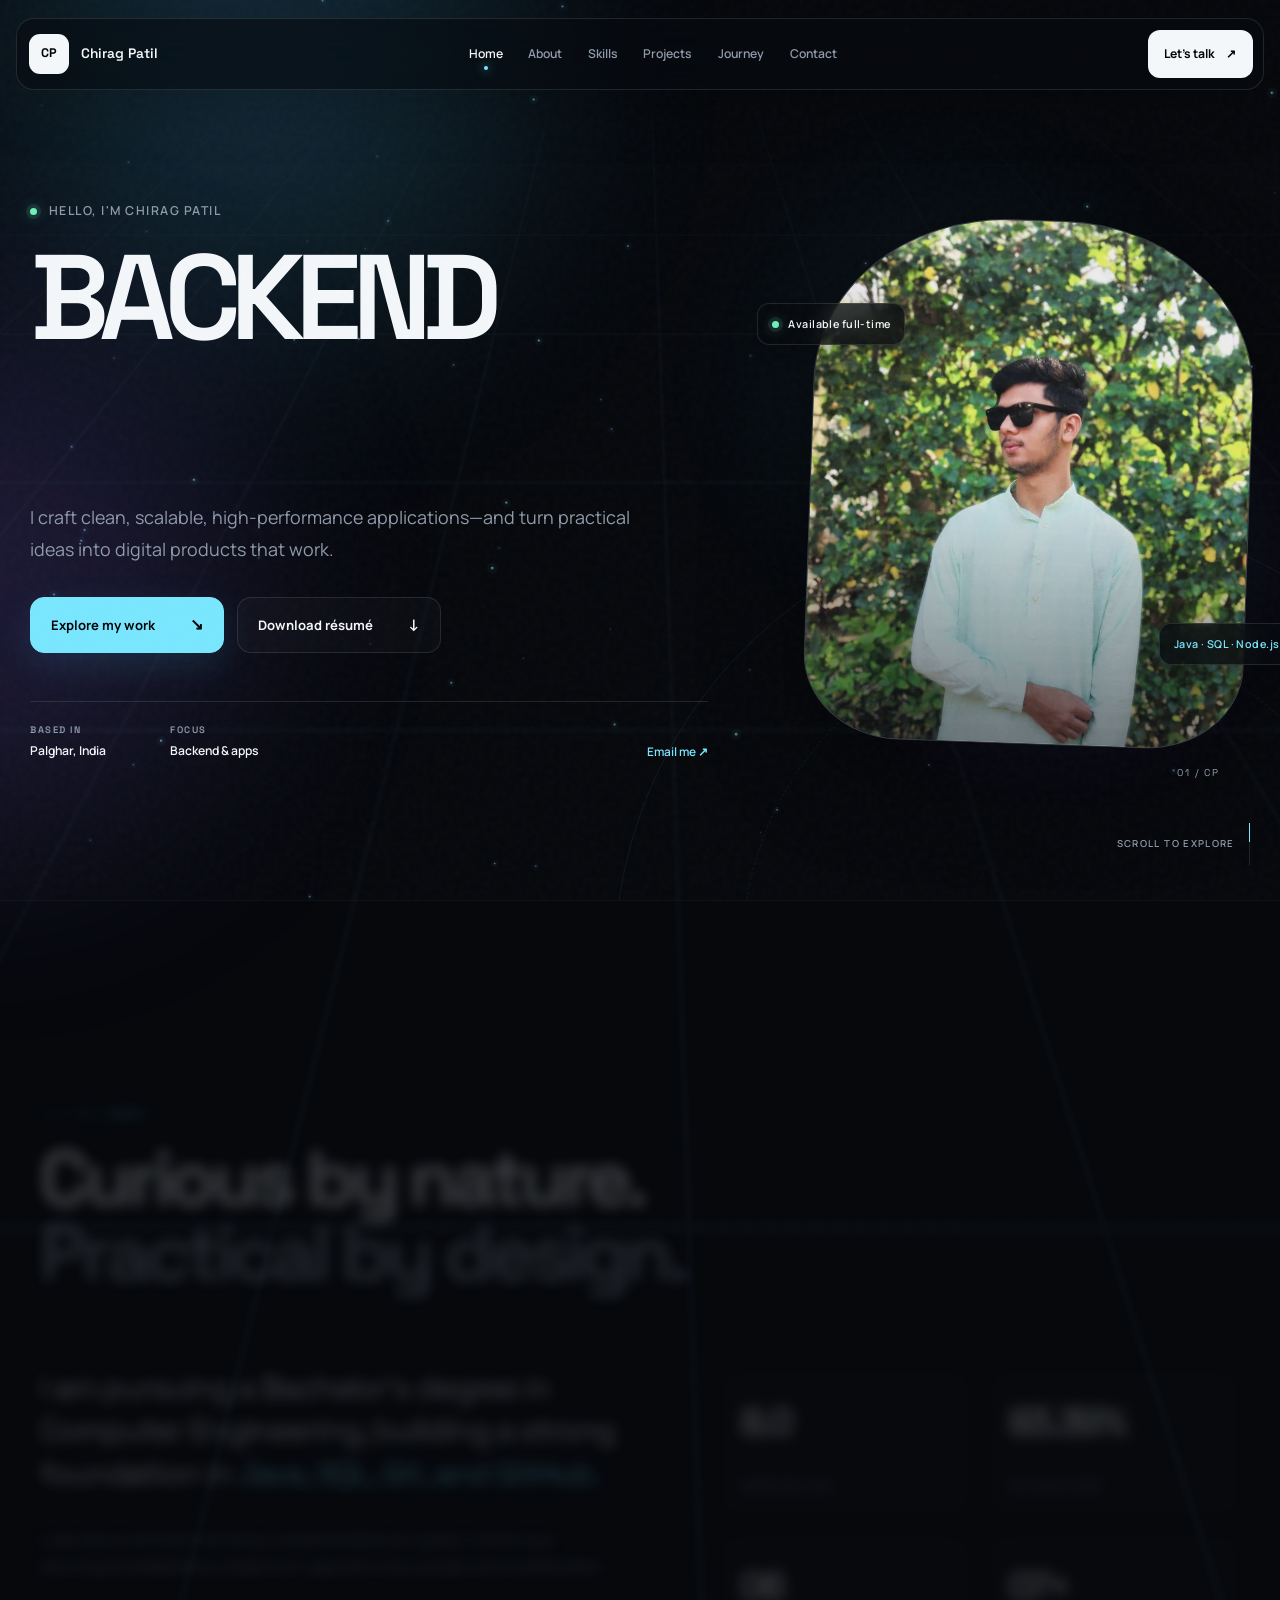
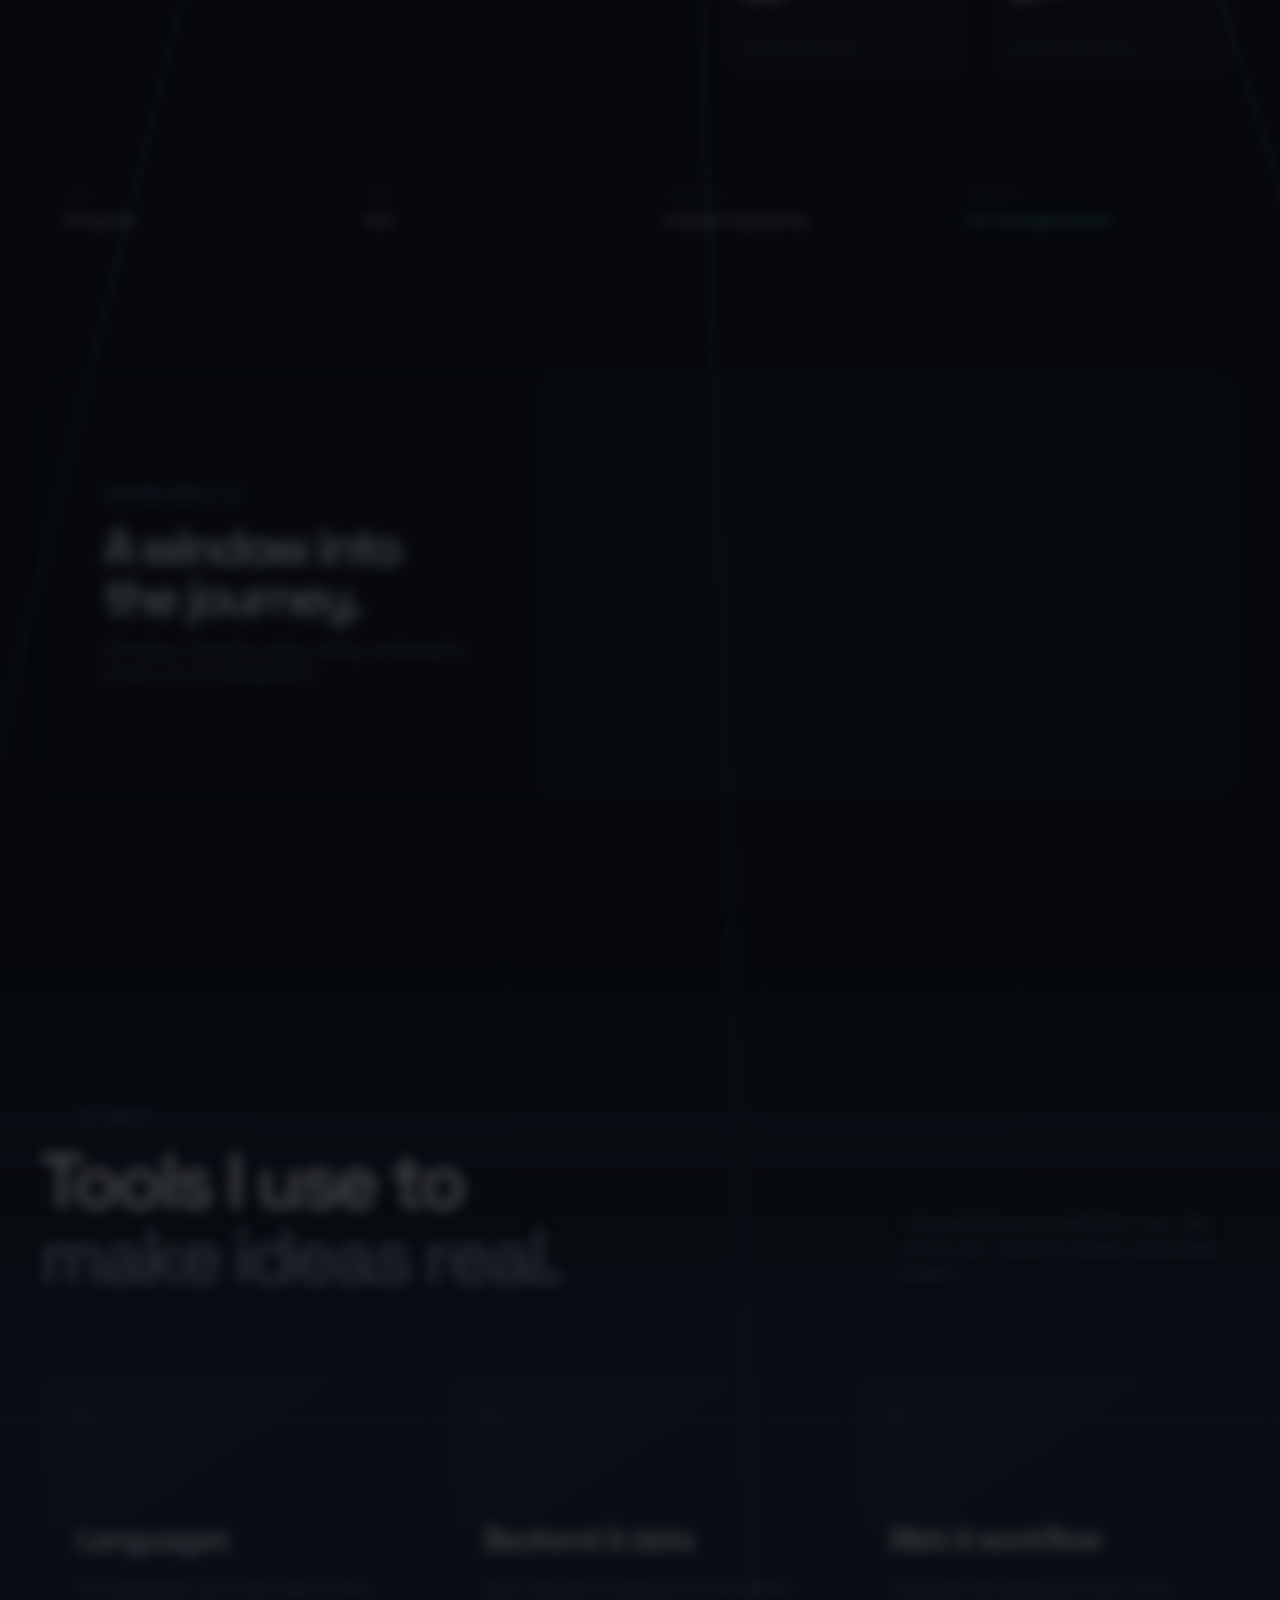
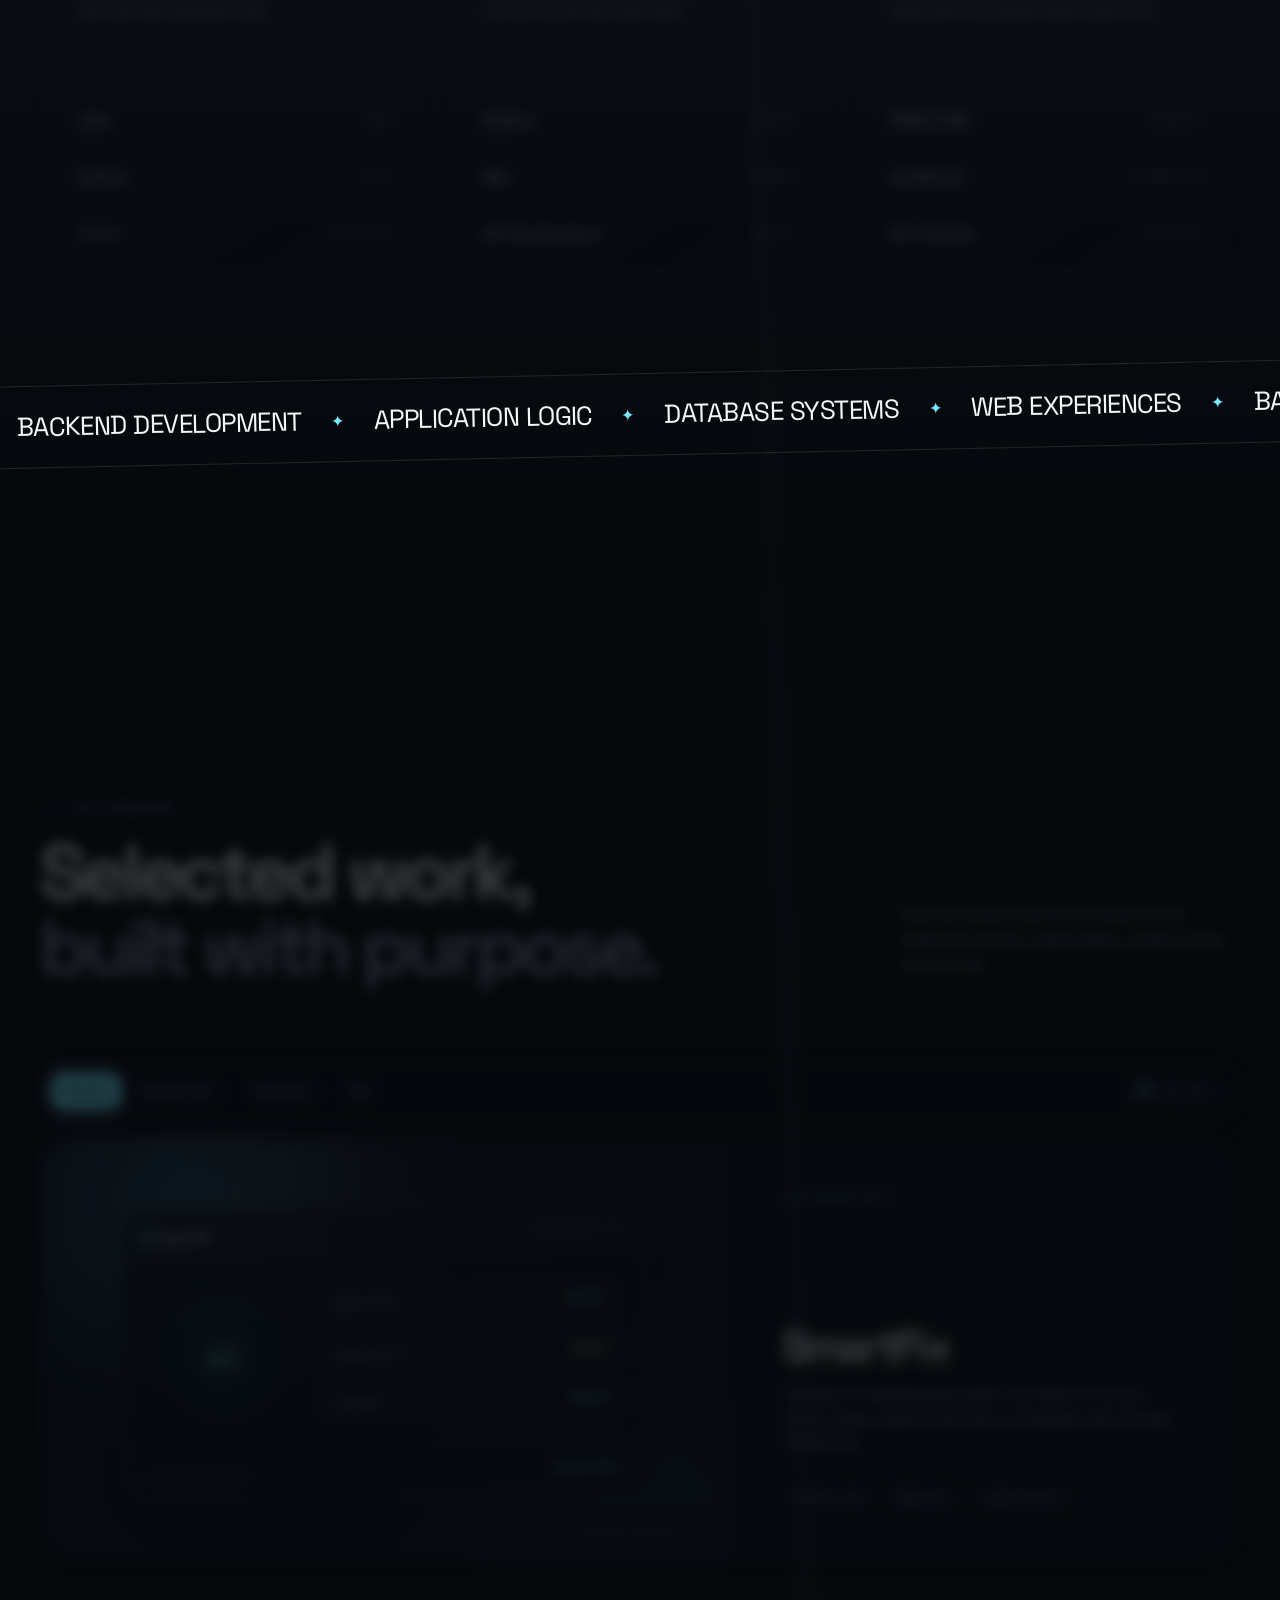
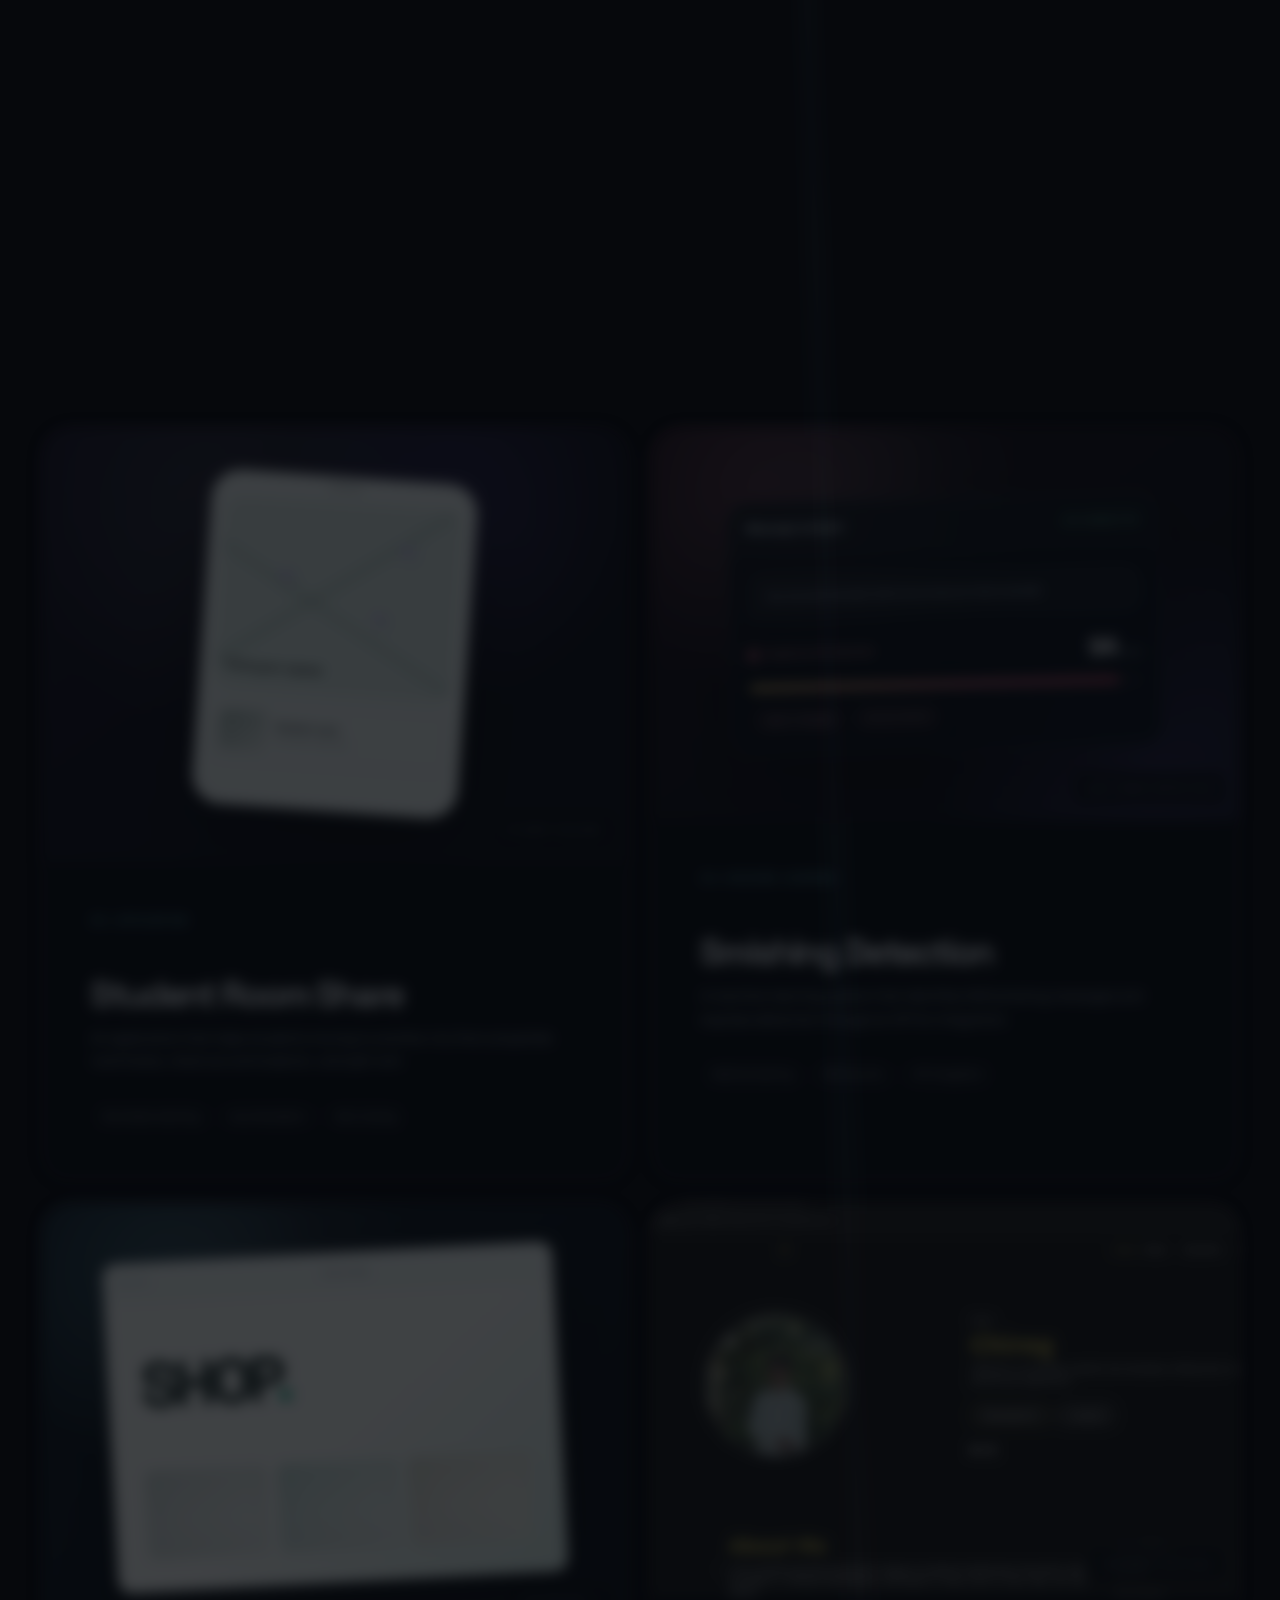
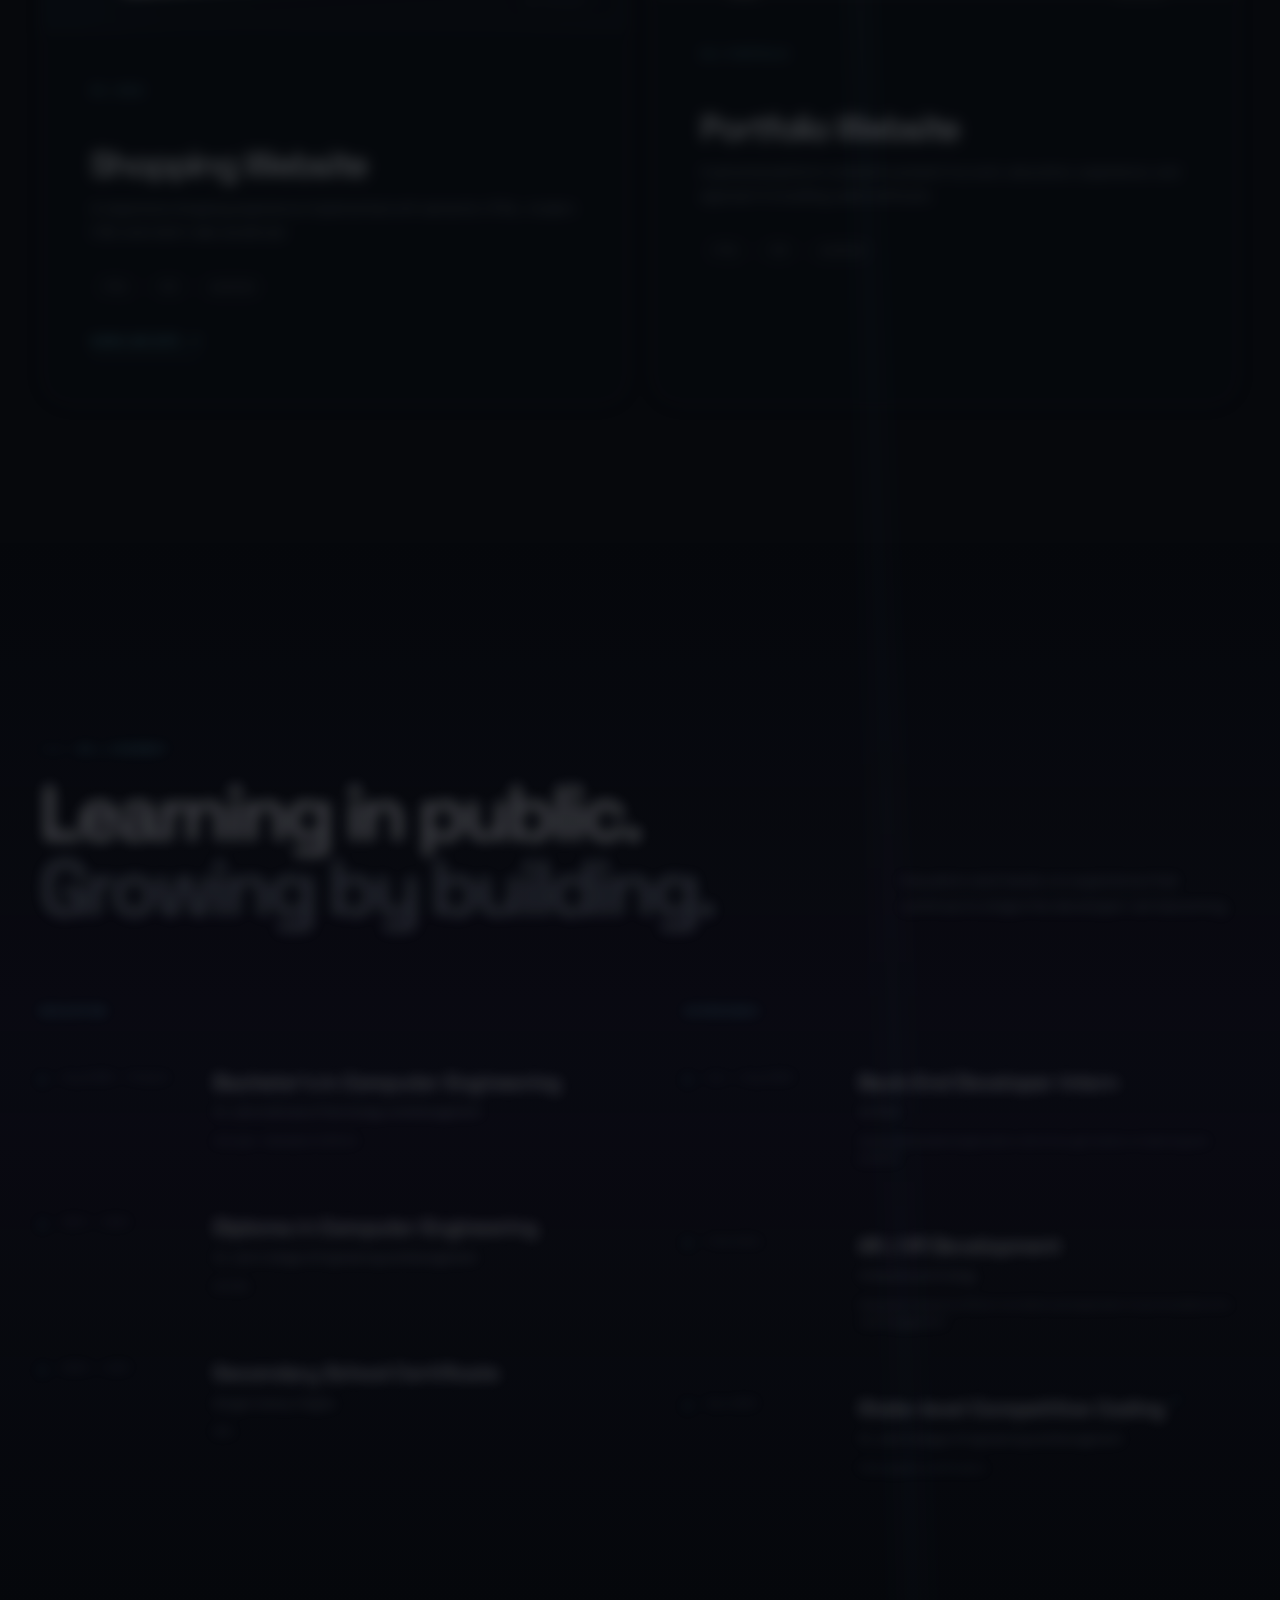
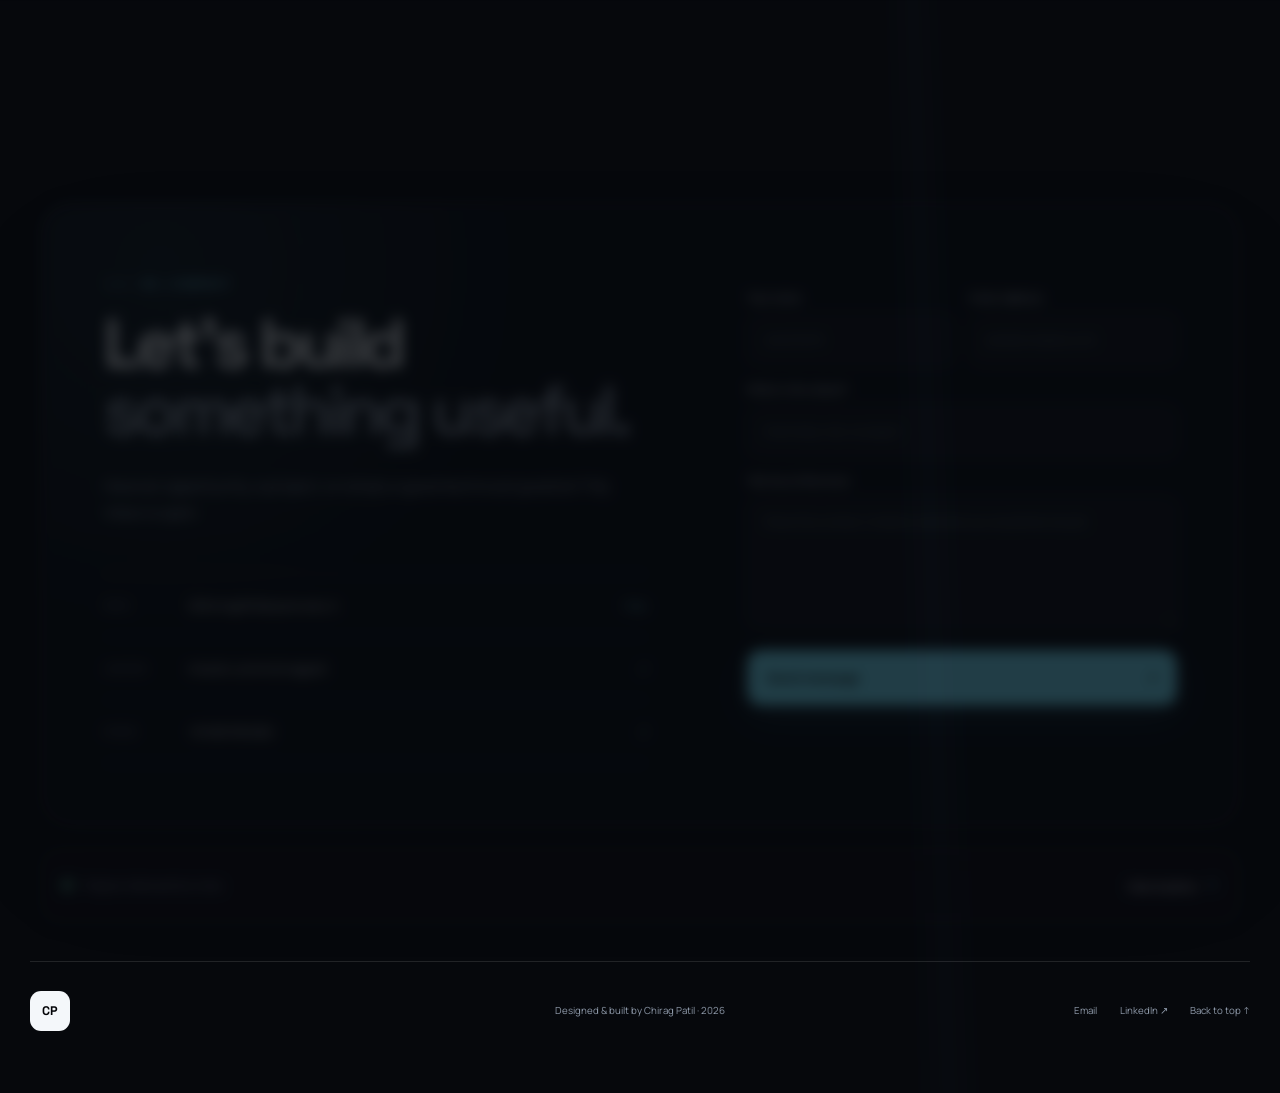
<file: index.html>
<!doctype html>
<html lang="en">
<head>
  <meta charset="utf-8">
  <meta name="viewport" content="width=device-width, initial-scale=1">
  <meta name="theme-color" content="#06080c">
  <meta name="description" content="Chirag Patil is a backend developer and Computer Engineering student building scalable applications with Java, Node.js, SQL, and modern web technologies.">
  <meta property="og:type" content="website">
  <meta property="og:title" content="Chirag Patil — Backend Developer">
  <meta property="og:description" content="Backend developer focused on clean systems, practical products, and continuous learning.">
  <meta property="og:image" content="profile-new.jpg">
  <title>Chirag Patil — Backend Developer</title>

  <link rel="icon" href="logoo.ico" sizes="any">
  <link rel="preconnect" href="https://fonts.googleapis.com">
  <link rel="preconnect" href="https://fonts.gstatic.com" crossorigin>
  <link href="https://fonts.googleapis.com/css2?family=Manrope:wght@400;500;600;700&family=Space+Grotesk:wght@500;600;700&display=swap" rel="stylesheet">
  <link rel="stylesheet" href="styles.css">
  <script>document.documentElement.classList.add('js');</script>
</head>

<body>
  <a class="skip-link" href="#main-content">Skip to content</a>

  <div class="loader" id="loader" aria-hidden="true">
    <div class="loader__mark">CP<span>.</span></div>
    <div class="loader__track"><span></span></div>
    <p>Building the experience</p>
  </div>

  <canvas class="atmosphere" id="atmosphere" aria-hidden="true"></canvas>
  <div class="ambient ambient--one" aria-hidden="true"></div>
  <div class="ambient ambient--two" aria-hidden="true"></div>
  <div class="tech-grid" aria-hidden="true"></div>
  <div class="noise" aria-hidden="true"></div>

  <div class="scroll-progress" aria-hidden="true"><span id="scroll-progress"></span></div>

  <header class="site-header" id="site-header">
    <div class="header-shell">
      <a class="brand magnetic" href="#home" aria-label="Chirag Patil, back to home">
        <span class="brand__mark">CP</span>
        <span class="brand__text">Chirag Patil</span>
      </a>

      <nav class="site-nav" id="site-nav" aria-label="Primary navigation">
        <a href="#home" class="nav-link active">Home</a>
        <a href="#about" class="nav-link">About</a>
        <a href="#skills" class="nav-link">Skills</a>
        <a href="#projects" class="nav-link">Projects</a>
        <a href="#journey" class="nav-link">Journey</a>
        <a href="#contact" class="nav-link">Contact</a>
      </nav>

      <a class="header-cta magnetic" href="#contact">
        <span>Let's talk</span><span aria-hidden="true">↗</span>
      </a>

      <button class="menu-toggle" id="menu-toggle" type="button" aria-controls="site-nav" aria-expanded="false" aria-label="Open navigation">
        <span></span><span></span>
      </button>
    </div>
  </header>

  <main id="main-content">
    <section class="hero section" id="home" aria-labelledby="hero-title">
      <div class="hero__orbit hero__orbit--one" aria-hidden="true"></div>
      <div class="hero__orbit hero__orbit--two" aria-hidden="true"></div>

      <div class="container hero__layout">
        <div class="hero__copy">
          <div class="eyebrow hero-reveal">
            <span class="signal" aria-hidden="true"></span>
            Hello, I'm Chirag Patil
          </div>

          <h1 class="hero__title" id="hero-title" aria-label="Backend developer">
            <span class="hero-line"><span>BACKEND</span></span>
            <span class="hero-line hero-line--accent"><span>DEVELOPER.</span></span>
          </h1>

          <p class="hero__intro hero-reveal">I craft clean, scalable, high-performance applications—and turn practical ideas into digital products that work.</p>

          <div class="hero__actions hero-reveal">
            <a class="button button--primary magnetic" href="#projects">
              <span>Explore my work</span><span class="button__icon" aria-hidden="true">↘</span>
            </a>
            <a class="button button--ghost magnetic" href="Chirag_resume_71.pdf" download>
              <span>Download résumé</span><span class="button__icon" aria-hidden="true">↓</span>
            </a>
          </div>

          <div class="hero__meta hero-reveal">
            <div>
              <span class="meta-label">Based in</span>
              <strong>Palghar, India</strong>
            </div>
            <div>
              <span class="meta-label">Focus</span>
              <strong>Backend &amp; apps</strong>
            </div>
            <a href="mailto:223chirag2012@sjcem.edu.in" class="hero__email" data-cursor="link">Email me <span aria-hidden="true">↗</span></a>
          </div>
        </div>

        <div class="hero__visual hero-reveal" data-parallax>
          <div class="portrait-wrap">
            <div class="portrait-glow" aria-hidden="true"></div>
            <div class="portrait-frame">
              <picture>
                <source srcset="profile-new.webp" type="image/webp">
                <img src="profile-new.jpg" alt="Chirag Patil outdoors" width="1003" height="1003" fetchpriority="high">
              </picture>
              <div class="portrait-scan" aria-hidden="true"></div>
            </div>
            <div class="portrait-badge portrait-badge--status">
              <span class="signal" aria-hidden="true"></span>
              Available full-time
            </div>
            <div class="portrait-badge portrait-badge--stack">Java · SQL · Node.js</div>
            <span class="portrait-index" aria-hidden="true">01 / CP</span>
          </div>
        </div>
      </div>

      <a class="scroll-cue" href="#about" aria-label="Scroll to the About section">
        <span>Scroll to explore</span>
        <i aria-hidden="true"></i>
      </a>
    </section>

    <section class="section about" id="about" aria-labelledby="about-title">
      <div class="container">
        <div class="section-heading" data-reveal>
          <span class="section-index">01 / About</span>
          <h2 id="about-title">Curious by nature.<br><span>Practical by design.</span></h2>
        </div>

        <div class="about__grid">
          <div class="about__statement" data-reveal>
            <p>I am pursuing a Bachelor's degree in Computer Engineering, building a strong foundation in <em>Java, SQL, Git, and GitHub.</em></p>
            <p>I care about software that stays understandable as it grows. Continuous learning and adaptability shape how I approach every project and collaboration.</p>
          </div>

          <div class="about__facts" data-reveal>
            <div class="fact-card spotlight-card">
              <span>8.0</span>
              <p>Semester CGPA</p>
            </div>
            <div class="fact-card spotlight-card">
              <span>83.39%</span>
              <p>Diploma score</p>
            </div>
            <div class="fact-card spotlight-card">
              <span>06</span>
              <p>Featured projects</p>
            </div>
            <div class="fact-card spotlight-card">
              <span>07+</span>
              <p>Core technologies</p>
            </div>
          </div>
        </div>

        <div class="about__details" data-reveal>
          <div><span>Name</span><strong>Chirag Patil</strong></div>
          <div><span>From</span><strong>India</strong></div>
          <div><span>Education</span><strong>Computer Engineering</strong></div>
          <div><span>Availability</span><strong class="status-text">Full-time opportunities</strong></div>
        </div>

        <div class="featured-media" data-reveal>
          <div class="featured-media__copy">
            <span class="kicker">Featured media / 01</span>
            <h3>A window into<br>the journey.</h3>
            <p>Technology is learned by building, testing, and sharing the process—not just reading about it.</p>
          </div>
          <div class="video-frame image-reveal">
            <iframe src="https://www.youtube-nocookie.com/embed/6biMWgD6_JY?si=Z3D8lIEK67YnuTNl" title="Featured video from Chirag Patil" loading="lazy" allow="accelerometer; autoplay; clipboard-write; encrypted-media; gyroscope; picture-in-picture; web-share" allowfullscreen></iframe>
          </div>
        </div>
      </div>
    </section>

    <section class="section skills" id="skills" aria-labelledby="skills-title">
      <div class="container">
        <div class="section-heading section-heading--split" data-reveal>
          <div>
            <span class="section-index">02 / Skills</span>
            <h2 id="skills-title">Tools I use to<br><span>make ideas real.</span></h2>
          </div>
          <p>A focused stack across application logic, data, and the web—chosen for reliable, maintainable products.</p>
        </div>

        <div class="skill-grid">
          <article class="skill-panel spotlight-card" data-reveal>
            <span class="skill-panel__number">01</span>
            <h3>Languages</h3>
            <p>The fundamentals I use to reason about systems and write clear application logic.</p>
            <ul class="skill-list" aria-label="Programming languages">
              <li><span>Java</span><i aria-hidden="true">Core</i></li>
              <li><span>Python</span><i aria-hidden="true">Build</i></li>
              <li><span>C / C++</span><i aria-hidden="true">Foundation</i></li>
            </ul>
          </article>

          <article class="skill-panel spotlight-card" data-reveal>
            <span class="skill-panel__number">02</span>
            <h3>Backend &amp; data</h3>
            <p>Server-side tools for building structured workflows and working with persistent data.</p>
            <ul class="skill-list" aria-label="Backend and data technologies">
              <li><span>Node.js</span><i aria-hidden="true">Runtime</i></li>
              <li><span>SQL</span><i aria-hidden="true">Database</i></li>
              <li><span>API development</span><i aria-hidden="true">Systems</i></li>
            </ul>
          </article>

          <article class="skill-panel spotlight-card" data-reveal>
            <span class="skill-panel__number">03</span>
            <h3>Web &amp; workflow</h3>
            <p>The browser technologies and version-control habits behind accessible digital experiences.</p>
            <ul class="skill-list" aria-label="Web and workflow technologies">
              <li><span>HTML &amp; CSS</span><i aria-hidden="true">Interface</i></li>
              <li><span>JavaScript</span><i aria-hidden="true">Interaction</i></li>
              <li><span>Git &amp; GitHub</span><i aria-hidden="true">Workflow</i></li>
            </ul>
          </article>
        </div>
      </div>

      <div class="marquee" aria-hidden="true">
        <div class="marquee__track">
          <span>Backend development</span><i>✦</i><span>Application logic</span><i>✦</i><span>Database systems</span><i>✦</i><span>Web experiences</span><i>✦</i>
          <span>Backend development</span><i>✦</i><span>Application logic</span><i>✦</i><span>Database systems</span><i>✦</i><span>Web experiences</span><i>✦</i>
        </div>
      </div>
    </section>

    <section class="section projects-section" id="projects" aria-labelledby="projects-title">
      <div class="container">
        <div class="section-heading section-heading--split" data-reveal>
          <div>
            <span class="section-index">03 / Projects</span>
            <h2 id="projects-title">Selected work,<br><span>built with purpose.</span></h2>
          </div>
          <p>Practical systems across troubleshooting, healthcare access, digital safety, student living, and the web.</p>
        </div>

        <div class="project-toolbar" data-reveal>
          <div class="project-filters" role="group" aria-label="Filter projects">
            <button class="project-filter is-active" type="button" data-project-filter="all" aria-pressed="true">All work</button>
            <button class="project-filter" type="button" data-project-filter="systems" aria-pressed="false">Systems &amp; ML</button>
            <button class="project-filter" type="button" data-project-filter="community" aria-pressed="false">Community</button>
            <button class="project-filter" type="button" data-project-filter="web" aria-pressed="false">Web</button>
          </div>
          <p class="project-count" aria-live="polite"><span id="project-count">06</span> projects</p>
        </div>

        <div class="projects-list">
          <article class="project-card project-card--wide spotlight-card tilt-card" data-project-card data-project-category="systems" data-reveal>
            <div class="project-visual project-visual--smartfix">
              <div class="diagnostic-panel" aria-hidden="true">
                <div class="diagnostic-panel__head">
                  <span><i></i> SmartFix</span>
                  <small>System scan / 03</small>
                </div>
                <div class="diagnostic-panel__body">
                  <div class="diagnostic-orbit"><span>System<br><b>Ready</b></span></div>
                  <div class="diagnostic-list">
                    <div><span>Network stack</span><b>Healthy</b></div>
                    <div><span>Update service</span><b>Review</b></div>
                    <div><span>Disk health</span><b>Healthy</b></div>
                  </div>
                </div>
                <div class="diagnostic-action"><span>3 system areas checked</span><b>Resolve safely →</b></div>
              </div>
              <span class="project-visual__label">Windows diagnostics</span>
            </div>
            <div class="project-info">
              <div class="project-number">01 / System utility</div>
              <h3>SmartFix</h3>
              <p>A Windows troubleshooting system that detects common system issues, explains their status, and guides users through reliable fixes.</p>
              <ul class="tag-list"><li>Windows utility</li><li>Diagnostics</li><li>Guided resolution</li></ul>
            </div>
          </article>

          <article class="project-card project-card--wide project-card--reverse spotlight-card tilt-card" data-project-card data-project-category="community" data-reveal>
            <div class="project-visual project-visual--health">
              <div class="health-panel" aria-hidden="true">
                <div class="health-panel__head">
                  <span>GramHealth</span>
                  <div class="signal-bars"><i></i><i></i><i></i><i></i></div>
                  <small>Low-data mode</small>
                </div>
                <div class="health-prompt">
                  <small>Tell us what you feel</small>
                  <strong>Basic symptom check</strong>
                  <div class="symptom-chips"><i>Fever</i><i>Fatigue</i><i>Cough</i></div>
                </div>
                <div class="health-result">
                  <span>Preliminary guidance</span>
                  <b>Designed to work with limited connectivity</b>
                  <small>Health support · Not a clinical diagnosis</small>
                </div>
              </div>
              <span class="project-visual__label">Rural health access</span>
            </div>
            <div class="project-info">
              <div class="project-number">02 / Health platform</div>
              <h3>GramHealth</h3>
              <p>A rural healthcare platform designed for low-connectivity environments, providing basic symptom-based disease prediction and accessible health guidance.</p>
              <ul class="tag-list"><li>Low bandwidth</li><li>Symptom prediction</li><li>Rural healthcare</li></ul>
            </div>
          </article>

          <article class="project-card spotlight-card tilt-card" data-project-card data-project-category="community" data-reveal>
            <div class="project-visual project-visual--room">
              <div class="phone-mock" aria-hidden="true">
                <div class="phone-mock__speaker"></div>
                <div class="map-art"><i></i><i></i><i></i><span>Find your space</span></div>
                <div class="room-tile"><i></i><span><b>Student room</b><small>Roommate-ready stay</small></span></div>
              </div>
              <span class="project-visual__label">Student housing</span>
            </div>
            <div class="project-info">
              <div class="project-number">03 / Application</div>
              <h3>Student Room Share</h3>
              <p>An application that helps students moving to another city find compatible roommates, share accommodation, and split rent.</p>
              <ul class="tag-list"><li>Roommate matching</li><li>Accommodation</li><li>Rent sharing</li></ul>
            </div>
          </article>

          <article class="project-card spotlight-card tilt-card" data-project-card data-project-category="systems" data-reveal>
            <div class="project-visual project-visual--smishing">
              <div class="smishing-panel" aria-hidden="true">
                <div class="smishing-panel__head"><span>Message analysis</span><small>API connected</small></div>
                <div class="sms-bubble">Your account is locked. Verify now at secure-check.example</div>
                <div class="risk-score"><span><i></i> Suspicious link detected</span><b>94<small>% risk</small></b></div>
                <div class="risk-meter"><i></i></div>
                <div class="detection-tags"><span>Urgency language</span><span>Unknown domain</span></div>
              </div>
              <span class="project-visual__label">SMS threat detection</span>
            </div>
            <div class="project-info">
              <div class="project-number">04 / Machine learning</div>
              <h3>Smishing Detection</h3>
              <p>A machine-learning system that identifies SMS phishing messages and exposes detection through an API for integration.</p>
              <ul class="tag-list"><li>Machine learning</li><li>SMS security</li><li>API integration</li></ul>
            </div>
          </article>

          <article class="project-card spotlight-card tilt-card" data-project-card data-project-category="web" data-reveal>
            <a class="project-visual project-visual--commerce" href="https://12chirag12.github.io/shop-chirag/" target="_blank" rel="noopener noreferrer" aria-label="Open Shopping Website live project">
              <div class="browser-mock" aria-hidden="true">
                <div class="browser-mock__bar"><i></i><i></i><i></i><span>shop-chirag</span></div>
                <div class="browser-mock__body">
                  <div class="store-title">SHOP<span>.</span></div>
                  <div class="product-grid"><i></i><i></i><i></i></div>
                </div>
              </div>
              <span class="project-visual__label">Live project ↗</span>
            </a>
            <div class="project-info">
              <div class="project-number">05 / Web</div>
              <h3>Shopping Website</h3>
              <p>A responsive shopping experience implemented with semantic HTML, modern CSS, and client-side JavaScript.</p>
              <ul class="tag-list"><li>HTML</li><li>CSS</li><li>JavaScript</li></ul>
              <a class="text-link" href="https://12chirag12.github.io/shop-chirag/" target="_blank" rel="noopener noreferrer">View live site <span aria-hidden="true">↗</span></a>
            </div>
          </article>

          <article class="project-card spotlight-card tilt-card" data-project-card data-project-category="web" data-reveal>
            <div class="project-visual project-visual--portfolio image-reveal">
              <picture>
                <source srcset="project-portfolio.webp" type="image/webp">
                <img src="projcet.png" alt="Previous version of Chirag Patil's portfolio website" width="1600" height="837" loading="lazy">
              </picture>
              <span class="project-visual__label">Personal platform</span>
            </div>
            <div class="project-info">
              <div class="project-number">06 / Portfolio</div>
              <h3>Portfolio Website</h3>
              <p>A personal platform created to present my work, education, experience, and approach to building useful software.</p>
              <ul class="tag-list"><li>HTML</li><li>CSS</li><li>JavaScript</li></ul>
            </div>
          </article>
        </div>
      </div>
    </section>

    <section class="section journey" id="journey" aria-labelledby="journey-title">
      <div class="container">
        <div class="section-heading section-heading--split" data-reveal>
          <div>
            <span class="section-index">04 / Journey</span>
            <h2 id="journey-title">Learning in public.<br><span>Growing by building.</span></h2>
          </div>
          <p>Education and hands-on experience that continue to shape the developer I am becoming.</p>
        </div>

        <div class="journey__columns">
          <div class="timeline-column" data-reveal>
            <div class="timeline-heading"><span>Education</span><i></i></div>
            <article class="timeline-item">
              <time>Aug 2025 — Present</time>
              <div>
                <h3>Bachelor's in Computer Engineering</h3>
                <p>St. John Institute of Technology and Management</p>
                <span>2nd year · Semester CGPA 8.0</span>
              </div>
            </article>
            <article class="timeline-item">
              <time>2021 — 2024</time>
              <div>
                <h3>Diploma in Computer Engineering</h3>
                <p>St. John College of Engineering and Management</p>
                <span>83.39%</span>
              </div>
            </article>
            <article class="timeline-item">
              <time>2020 — 2021</time>
              <div>
                <h3>Secondary School Certificate</h3>
                <p>Bhagini Samaj, Palghar</p>
                <span>85%</span>
              </div>
            </article>
          </div>

          <div class="timeline-column" data-reveal>
            <div class="timeline-heading"><span>Experience</span><i></i></div>
            <article class="timeline-item">
              <time>Jun — Aug 2024</time>
              <div>
                <h3>Back-End Developer Intern</h3>
                <p>SK Tech</p>
                <span>Developed backend application skills through hands-on learning and practice.</span>
              </div>
            </article>
            <article class="timeline-item">
              <time>Internship</time>
              <div>
                <h3>AR / VR Development</h3>
                <p>Immersive technology</p>
                <span>Designed interactive 3D environments and explored virtual simulations for user engagement.</span>
              </div>
            </article>
            <article class="timeline-item timeline-item--certificate">
              <time>Dec 2023</time>
              <div>
                <h3>State-level Competitive Coding</h3>
                <p>St. John College of Engineering and Management</p>
                <span>Participation certification</span>
              </div>
            </article>
          </div>
        </div>
      </div>
    </section>

    <section class="section contact-section" id="contact" aria-labelledby="contact-title">
      <div class="container">
        <div class="contact-shell" data-reveal>
          <div class="contact-copy">
            <span class="section-index">05 / Contact</span>
            <h2 id="contact-title">Let's build<br><span>something useful.</span></h2>
            <p>Have an opportunity, a project, or simply a good technical question? My inbox is open.</p>

            <div class="contact-links">
              <div class="contact-link-row">
                <span>Email</span>
                <a href="mailto:223chirag2012@sjcem.edu.in">223chirag2012@sjcem.edu.in</a>
                <button type="button" data-copy-email="223chirag2012@sjcem.edu.in" aria-label="Copy email address">Copy</button>
              </div>
              <div class="contact-link-row">
                <span>LinkedIn</span>
                <a href="https://www.linkedin.com/in/chiragpatil/" target="_blank" rel="noopener noreferrer">linkedin.com/in/chiragpatil</a>
                <i aria-hidden="true">↗</i>
              </div>
              <div class="contact-link-row">
                <span>Phone</span>
                <a href="tel:+916381956262">+91 638 195 6262</a>
                <i aria-hidden="true">↗</i>
              </div>
            </div>
          </div>

          <form class="contact-form" id="contact-form" action="https://formsubmit.co/223chirag2012@sjcem.edu.in" method="POST" novalidate>
            <input type="hidden" name="_subject" value="New portfolio message">
            <input type="hidden" name="_template" value="table">
            <div class="honey-field" aria-hidden="true"><label for="company">Company</label><input id="company" type="text" name="_honey" tabindex="-1" autocomplete="off"></div>

            <div class="field field--split">
              <label for="name">Your name</label>
              <input id="name" type="text" name="name" autocomplete="name" placeholder="Jane Smith" required>
              <span class="field-error">Please enter your name.</span>
            </div>
            <div class="field field--split">
              <label for="email">Email address</label>
              <input id="email" type="email" name="email" autocomplete="email" placeholder="jane@company.com" required>
              <span class="field-error">Please enter a valid email.</span>
            </div>
            <div class="field">
              <label for="subject">What is this about?</label>
              <input id="subject" type="text" name="subject" placeholder="Internship, role, or project" required>
              <span class="field-error">Please add a subject.</span>
            </div>
            <div class="field">
              <label for="message">Tell me a little more</label>
              <textarea id="message" name="message" rows="5" placeholder="Share the context, timeline, and what you would like to build." required></textarea>
              <span class="field-error">Please add a message.</span>
            </div>
            <button class="button button--primary form-submit magnetic" type="submit">
              <span class="form-submit__label">Send message</span><span aria-hidden="true">↗</span>
            </button>
            <p class="form-status" id="form-status" aria-live="polite"></p>
          </form>
        </div>

        <div class="location" data-reveal>
          <button class="location__toggle" id="location-toggle" type="button" aria-expanded="false" aria-controls="location-map">
            <span><i class="signal" aria-hidden="true"></i> Palghar, Maharashtra, India</span>
            <strong>View location <i aria-hidden="true">+</i></strong>
          </button>
          <div class="location__map" id="location-map" hidden>
            <iframe title="Location of St. John College of Engineering and Management" data-src="https://www.google.com/maps/embed?pb=!1m18!1m12!1m3!1d4292.383881829386!2d72.78456245282557!3d19.705136575567284!2m3!1f0!2f0!3f0!3m2!1i1024!2i768!4f13.1!3m3!1m2!1s0x3be71c92fbd91e67%3A0x2a3ce68676417a45!2sSt.%20John%20College%20of%20Engineering%20and%20Management!5e1!3m2!1sen!2sin!4v1747719733847!5m2!1sen!2sin" loading="lazy" referrerpolicy="no-referrer-when-downgrade" allowfullscreen></iframe>
          </div>
        </div>
      </div>
    </section>
  </main>

  <footer class="site-footer">
    <div class="container footer-shell">
      <a class="brand" href="#home" aria-label="Back to top"><span class="brand__mark">CP</span></a>
      <p>Designed &amp; built by Chirag Patil · <span id="current-year">2026</span></p>
      <div class="footer-links">
        <a href="mailto:223chirag2012@sjcem.edu.in">Email</a>
        <a href="https://www.linkedin.com/in/chiragpatil/" target="_blank" rel="noopener noreferrer">LinkedIn ↗</a>
        <a href="#home">Back to top ↑</a>
      </div>
    </div>
  </footer>

  <noscript><style>.loader{display:none}.js [data-reveal]{opacity:1;transform:none}</style></noscript>
  <script src="script.js"></script>
</body>
</html>
</file>
<file: styles.css>
/* ------------------------------------------------------------
   Chirag Patil — premium portfolio design system
   Edit the root tokens to tune the entire experience.
------------------------------------------------------------- */
:root {
  --bg: #06080c;
  --bg-deep: #030407;
  --surface: rgba(15, 20, 29, 0.72);
  --surface-strong: #0e131c;
  --surface-soft: rgba(255, 255, 255, 0.035);
  --line: rgba(255, 255, 255, 0.11);
  --line-bright: rgba(128, 224, 255, 0.3);
  --text: #f4f7fa;
  --muted: #8f9aaa;
  --accent: #79e7ff;
  --accent-strong: #4ac8ff;
  --violet: #8c72ff;
  --success: #70f0bb;
  --danger: #ff8c9b;
  --font-display: "Space Grotesk", sans-serif;
  --font-body: "Manrope", sans-serif;
  --container: 1220px;
  --header-h: 72px;
  --radius-sm: 12px;
  --radius-md: 20px;
  --radius-lg: 32px;
  --ease-out: cubic-bezier(0.16, 1, 0.3, 1);
  --ease-spring: cubic-bezier(0.2, 0.8, 0.2, 1.15);
  --section-pad: clamp(6.5rem, 11vw, 10.5rem);
  --ambient-x: 0px;
  --ambient-y: 0px;
}

*,
*::before,
*::after {
  box-sizing: border-box;
}

html {
  scroll-behavior: smooth;
  scrollbar-color: rgba(121, 231, 255, 0.35) var(--bg);
  scrollbar-width: thin;
}

body {
  margin: 0;
  min-width: 0;
  overflow-x: clip;
  color: var(--text);
  background: var(--bg);
  font-family: var(--font-body);
  font-size: 16px;
  line-height: 1.7;
  text-rendering: optimizeLegibility;
  -webkit-font-smoothing: antialiased;
}

body.nav-open {
  overflow: hidden;
}

::selection {
  color: var(--bg-deep);
  background: var(--accent);
}

::-webkit-scrollbar {
  width: 8px;
}

::-webkit-scrollbar-track {
  background: var(--bg);
}

::-webkit-scrollbar-thumb {
  background: rgba(121, 231, 255, 0.28);
  border-radius: 99px;
}

img,
svg,
video,
canvas {
  display: block;
  max-width: 100%;
}

button,
input,
textarea {
  color: inherit;
  font: inherit;
}

button,
a {
  -webkit-tap-highlight-color: transparent;
}

button {
  border: 0;
}

a {
  color: inherit;
  text-decoration: none;
}

ul {
  margin: 0;
  padding: 0;
  list-style: none;
}

h1,
h2,
h3,
p {
  margin-top: 0;
}

:focus-visible {
  outline: 2px solid var(--accent);
  outline-offset: 5px;
}

.skip-link {
  position: fixed;
  z-index: 20000;
  top: 12px;
  left: 12px;
  padding: 0.7rem 1rem;
  color: var(--bg);
  background: var(--accent);
  border-radius: 8px;
  font-weight: 700;
  transform: translateY(-160%);
  transition: transform 180ms ease;
}

.skip-link:focus {
  transform: translateY(0);
}

.container {
  width: min(calc(100% - 3rem), var(--container));
  margin-inline: auto;
}

.section {
  position: relative;
  padding-block: var(--section-pad);
  scroll-margin-top: calc(var(--header-h) + 24px);
}

.js .section-transition > .container {
  opacity: 0.24;
  filter: blur(7px);
  transform: translate3d(0, 54px, 0) scale(0.985);
  transform-origin: center top;
  transition:
    opacity 720ms ease,
    filter 900ms var(--ease-out),
    transform 980ms var(--ease-out);
  will-change: opacity, filter, transform;
}

.js .section-transition.is-section-above > .container {
  opacity: 0.46;
  filter: blur(2.5px);
  transform: translate3d(0, -28px, 0) scale(0.992);
  transform-origin: center bottom;
}

.js .section-transition.is-section-active > .container {
  opacity: 1;
  filter: blur(0);
  transform: translate3d(0, 0, 0) scale(1);
}

/* Ambient scene */
.atmosphere,
.cursor-trail,
.tech-grid,
.noise,
.ambient {
  position: fixed;
  inset: 0;
  pointer-events: none;
}

.atmosphere {
  z-index: -5;
  width: 100%;
  height: 100%;
  opacity: 0.75;
}

.tech-grid {
  z-index: -4;
  background-image:
    linear-gradient(rgba(127, 222, 255, 0.035) 1px, transparent 1px),
    linear-gradient(90deg, rgba(127, 222, 255, 0.035) 1px, transparent 1px);
  background-size: 72px 72px;
  mask-image: radial-gradient(ellipse 80% 56% at 50% 28%, black 10%, transparent 80%);
  -webkit-mask-image: radial-gradient(ellipse 80% 56% at 50% 28%, black 10%, transparent 80%);
  transform: perspective(700px) rotateX(58deg) scale(1.7) translateY(10%);
  transform-origin: center 20%;
  opacity: 0.7;
}

.ambient {
  z-index: -6;
  width: 40vw;
  height: 40vw;
  border-radius: 50%;
  filter: blur(120px);
  opacity: 0.17;
  transform: translate3d(var(--ambient-x), var(--ambient-y), 0);
  transition: transform 1s var(--ease-out);
}

.ambient--one {
  top: -15vw;
  right: -10vw;
  background: var(--accent-strong);
  animation: drift-one 18s ease-in-out infinite alternate;
}

.ambient--two {
  top: 36vh;
  left: -22vw;
  background: var(--violet);
  animation: drift-two 22s ease-in-out infinite alternate;
}

.noise {
  z-index: 9998;
  opacity: 0.035;
  background-image: url("data:image/svg+xml,%3Csvg viewBox='0 0 180 180' xmlns='http://www.w3.org/2000/svg'%3E%3Cfilter id='n'%3E%3CfeTurbulence type='fractalNoise' baseFrequency='.8' numOctaves='4' stitchTiles='stitch'/%3E%3C/filter%3E%3Crect width='100%25' height='100%25' filter='url(%23n)' opacity='.8'/%3E%3C/svg%3E");
}

@keyframes drift-one {
  to { translate: -9vw 10vh; scale: 1.15; }
}

@keyframes drift-two {
  to { translate: 12vw -7vh; scale: 0.86; }
}

/* Short intro */
.loader {
  position: fixed;
  z-index: 30000;
  inset: 0;
  display: grid;
  place-content: center;
  justify-items: center;
  color: var(--text);
  background: var(--bg-deep);
  transition: opacity 500ms var(--ease-out), visibility 500ms;
}

.loader.is-hidden {
  visibility: hidden;
  opacity: 0;
}

.loader__mark {
  font-family: var(--font-display);
  font-size: clamp(2rem, 4vw, 3.25rem);
  font-weight: 700;
  letter-spacing: -0.08em;
}

.loader__mark span {
  color: var(--accent);
}

.loader__track {
  width: 150px;
  height: 1px;
  margin-top: 1.25rem;
  overflow: hidden;
  background: var(--line);
}

.loader__track span {
  display: block;
  width: 100%;
  height: 100%;
  background: linear-gradient(90deg, var(--accent), var(--violet));
  transform-origin: left;
  animation: loader-line 950ms var(--ease-out) forwards;
}

.loader p {
  margin: 0.7rem 0 0;
  color: var(--muted);
  font-size: 0.65rem;
  letter-spacing: 0.18em;
  text-transform: uppercase;
}

@keyframes loader-line {
  from { transform: scaleX(0); }
  to { transform: scaleX(1); }
}

/* Cursor system */
.cursor-trail {
  z-index: 15000;
  width: 100%;
  height: 100%;
}

.cursor {
  position: fixed;
  z-index: 15001;
  top: 0;
  left: 0;
  pointer-events: none;
  opacity: 0;
  will-change: transform;
}

.cursor--dot {
  width: 5px;
  height: 5px;
  margin: -2.5px 0 0 -2.5px;
  background: #eafbff;
  border-radius: 50%;
  box-shadow: 0 0 12px rgba(121, 231, 255, 0.95);
  transition: background 140ms ease, box-shadow 140ms ease;
}

.cursor--dot.is-pressed {
  background: #fff;
  box-shadow: 0 0 18px rgba(121, 231, 255, 1);
}

.cursor--ring {
  display: grid;
  width: 38px;
  height: 38px;
  margin: -19px 0 0 -19px;
  place-items: center;
  border: 1px solid rgba(121, 231, 255, 0.58);
  border-radius: 50%;
  background: rgba(121, 231, 255, 0.025);
  box-shadow: 0 0 24px rgba(91, 213, 255, 0.1), inset 0 0 14px rgba(121, 231, 255, 0.05);
  transition:
    width 320ms var(--ease-out),
    height 320ms var(--ease-out),
    margin 320ms var(--ease-out),
    background 320ms ease,
    border-color 320ms ease;
}

.cursor--ring span {
  color: var(--bg-deep);
  font-family: var(--font-display);
  font-size: 0;
  font-weight: 700;
  letter-spacing: 0.12em;
  opacity: 0;
  transition: opacity 180ms ease, font-size 180ms ease;
}

.cursor--ring.is-link {
  width: 56px;
  height: 56px;
  margin: -28px 0 0 -28px;
  border-color: rgba(121, 231, 255, 0.8);
  background: rgba(121, 231, 255, 0.08);
}

.cursor--ring.is-pressed {
  border-color: rgba(178, 244, 255, 0.95);
  background: rgba(121, 231, 255, 0.14);
  box-shadow: 0 0 30px rgba(91, 213, 255, 0.2), inset 0 0 18px rgba(121, 231, 255, 0.1);
}

.cursor--ring.is-view {
  width: 92px;
  height: 92px;
  margin: -46px 0 0 -46px;
  border-color: var(--accent);
  background: rgba(121, 231, 255, 0.92);
  box-shadow: 0 0 40px rgba(121, 231, 255, 0.25);
}

.cursor--ring.is-view span {
  font-size: 0.68rem;
  opacity: 1;
}

body.cursor-active,
body.cursor-active a,
body.cursor-active button,
body.cursor-active input,
body.cursor-active textarea {
  cursor: none;
}

body.cursor-active .cursor {
  opacity: 1;
}

.scroll-progress {
  position: fixed;
  z-index: 12000;
  top: 0;
  left: 0;
  width: 100%;
  height: 2px;
  pointer-events: none;
  background: transparent;
}

.scroll-progress span {
  display: block;
  width: 100%;
  height: 100%;
  background: linear-gradient(90deg, var(--accent), var(--violet));
  box-shadow: 0 0 10px rgba(121, 231, 255, 0.45);
  transform: scaleX(0);
  transform-origin: left;
  will-change: transform;
}

/* Header */
.site-header {
  position: fixed;
  z-index: 10000;
  top: 18px;
  left: 0;
  width: 100%;
  transition: transform 420ms var(--ease-out);
}

.site-header.is-hidden {
  transform: translateY(calc(-100% - 24px));
}

.header-shell {
  display: grid;
  grid-template-columns: auto 1fr auto;
  width: min(calc(100% - 2rem), 1320px);
  min-height: var(--header-h);
  margin-inline: auto;
  padding: 0.55rem 0.65rem 0.55rem 0.75rem;
  align-items: center;
  border: 1px solid var(--line);
  border-radius: 18px;
  background: rgba(7, 10, 15, 0.62);
  box-shadow: 0 18px 60px rgba(0, 0, 0, 0.18);
  backdrop-filter: blur(18px) saturate(120%);
  -webkit-backdrop-filter: blur(18px) saturate(120%);
  transition: background 300ms ease, border-color 300ms ease, box-shadow 300ms ease;
}

.site-header.is-scrolled .header-shell {
  border-color: rgba(255, 255, 255, 0.15);
  background: rgba(7, 10, 15, 0.88);
  box-shadow: 0 18px 60px rgba(0, 0, 0, 0.35);
}

.brand {
  display: inline-flex;
  align-items: center;
  gap: 0.72rem;
  font-family: var(--font-display);
  font-size: 0.86rem;
  font-weight: 600;
  white-space: nowrap;
}

.brand__mark {
  display: grid;
  width: 40px;
  height: 40px;
  place-items: center;
  color: var(--bg-deep);
  background: var(--text);
  border-radius: 11px;
  font-size: 0.78rem;
  font-weight: 700;
  letter-spacing: -0.04em;
  transition: color 250ms ease, background 250ms ease, transform 250ms var(--ease-spring);
}

.brand:hover .brand__mark {
  color: var(--bg-deep);
  background: var(--accent);
  transform: rotate(-5deg);
}

.site-nav {
  display: flex;
  margin-inline: auto;
  align-items: center;
  gap: clamp(1rem, 2vw, 2rem);
}

.nav-link {
  position: relative;
  padding-block: 0.75rem;
  color: var(--muted);
  font-size: 0.76rem;
  font-weight: 600;
  transition: color 220ms ease;
}

.nav-link::after {
  position: absolute;
  bottom: 6px;
  left: 50%;
  width: 4px;
  height: 4px;
  content: "";
  background: var(--accent);
  border-radius: 50%;
  box-shadow: 0 0 10px rgba(121, 231, 255, 0.9);
  opacity: 0;
  transform: translate(-50%, 4px) scale(0);
  transition: opacity 220ms ease, transform 220ms var(--ease-spring);
}

.nav-link:hover,
.nav-link.active {
  color: var(--text);
}

.nav-link.active::after {
  opacity: 1;
  transform: translate(-50%, 0) scale(1);
}

.header-cta {
  display: inline-flex;
  min-height: 48px;
  padding: 0 1.05rem;
  align-items: center;
  gap: 0.65rem;
  color: var(--bg-deep);
  background: var(--text);
  border-radius: 12px;
  font-size: 0.76rem;
  font-weight: 700;
  transition: background 220ms ease, transform 220ms ease;
}

.header-cta:hover {
  background: var(--accent);
}

.menu-toggle {
  display: none;
  width: 48px;
  height: 48px;
  padding: 0;
  background: transparent;
  border-radius: 12px;
}

.menu-toggle span {
  display: block;
  width: 20px;
  height: 1px;
  margin: 6px auto;
  background: var(--text);
  transition: transform 240ms var(--ease-out);
}

.menu-toggle[aria-expanded="true"] span:first-child {
  transform: translateY(3.5px) rotate(45deg);
}

.menu-toggle[aria-expanded="true"] span:last-child {
  transform: translateY(-3.5px) rotate(-45deg);
}

/* Shared typography and controls */
.section-heading {
  margin-bottom: clamp(3rem, 6vw, 5.5rem);
}

.section-heading--split {
  display: grid;
  grid-template-columns: minmax(0, 1.4fr) minmax(250px, 0.6fr);
  gap: 4rem;
  align-items: end;
}

.section-heading--split > p {
  max-width: 430px;
  margin: 0 0 0.5rem auto;
  color: var(--muted);
  font-size: 0.95rem;
}

.section-index,
.kicker,
.meta-label {
  display: inline-flex;
  align-items: center;
  gap: 0.65rem;
  color: var(--accent);
  font-family: var(--font-display);
  font-size: 0.68rem;
  font-weight: 600;
  letter-spacing: 0.16em;
  text-transform: uppercase;
}

.section-index::before {
  width: 28px;
  height: 1px;
  content: "";
  background: currentColor;
}

.section-heading h2,
.contact-copy h2 {
  max-width: 900px;
  margin: 1.15rem 0 0;
  font-family: var(--font-display);
  font-size: clamp(2.85rem, 6.2vw, 6.3rem);
  font-weight: 600;
  letter-spacing: -0.065em;
  line-height: 0.96;
}

.section-heading h2 span,
.contact-copy h2 span {
  color: var(--muted);
  font-weight: 500;
}

.signal {
  display: inline-block;
  width: 7px;
  height: 7px;
  background: var(--success);
  border-radius: 50%;
  box-shadow: 0 0 0 4px rgba(112, 240, 187, 0.1), 0 0 14px rgba(112, 240, 187, 0.5);
  animation: signal-pulse 2.2s ease-in-out infinite;
}

@keyframes signal-pulse {
  50% { opacity: 0.55; transform: scale(0.82); }
}

.button {
  position: relative;
  display: inline-flex;
  min-height: 56px;
  padding: 0 1.25rem;
  overflow: hidden;
  align-items: center;
  justify-content: space-between;
  gap: 2.2rem;
  border: 1px solid var(--line);
  border-radius: 14px;
  font-size: 0.82rem;
  font-weight: 700;
  transition: border-color 280ms ease, background 280ms ease, color 280ms ease, box-shadow 280ms ease;
  will-change: transform;
}

.button::before {
  position: absolute;
  inset: auto auto -100% -20%;
  width: 160%;
  height: 220%;
  content: "";
  background: linear-gradient(120deg, transparent 20%, rgba(255, 255, 255, 0.5), transparent 70%);
  opacity: 0.2;
  transform: rotate(-16deg) translateX(-80%);
  transition: transform 550ms var(--ease-out);
}

.button:hover::before {
  transform: rotate(-16deg) translateX(65%);
}

.button--primary {
  color: var(--bg-deep);
  background: var(--accent);
  border-color: var(--accent);
  box-shadow: 0 12px 36px rgba(73, 198, 255, 0.13);
}

.button--primary:hover {
  background: #b5f4ff;
  border-color: #b5f4ff;
  box-shadow: 0 16px 44px rgba(73, 198, 255, 0.22);
}

.button--ghost {
  background: rgba(255, 255, 255, 0.025);
}

.button--ghost:hover {
  border-color: var(--line-bright);
  background: rgba(121, 231, 255, 0.06);
}

.button__icon {
  font-size: 1rem;
  transition: transform 240ms var(--ease-out);
}

.button:hover .button__icon {
  transform: translate(3px, 3px);
}

.spotlight-card {
  --spot-x: 50%;
  --spot-y: 50%;
  position: relative;
  isolation: isolate;
}

.spotlight-card::after {
  position: absolute;
  z-index: -1;
  inset: -1px;
  content: "";
  pointer-events: none;
  background: radial-gradient(420px circle at var(--spot-x) var(--spot-y), rgba(121, 231, 255, 0.14), transparent 45%);
  border: 1px solid transparent;
  border-radius: inherit;
  opacity: 0;
  transition: opacity 300ms ease;
}

.spotlight-card:hover::after {
  opacity: 1;
}

.tilt-card {
  transform: perspective(1000px) rotateX(var(--tilt-x, 0deg)) rotateY(var(--tilt-y, 0deg));
  transform-style: preserve-3d;
  transition: transform 500ms var(--ease-out), border-color 300ms ease;
}

.js [data-reveal] {
  opacity: 0;
  transform: translateY(36px);
  filter: blur(8px);
  transition: opacity 850ms var(--ease-out), transform 850ms var(--ease-out), filter 850ms var(--ease-out);
}

.js [data-reveal].is-visible {
  opacity: 1;
  transform: translateY(0);
  filter: blur(0);
}

/* Hero */
.hero {
  display: flex;
  min-height: 100svh;
  padding-top: clamp(9rem, 16vh, 12rem);
  padding-bottom: clamp(5rem, 9vh, 7.5rem);
  align-items: center;
  overflow: hidden;
}

.hero::before {
  position: absolute;
  inset: 0;
  content: "";
  pointer-events: none;
  background: radial-gradient(circle at 74% 42%, rgba(71, 198, 255, 0.07), transparent 26%);
}

.hero__layout {
  display: grid;
  grid-template-columns: minmax(0, 1.2fr) minmax(340px, 0.8fr);
  gap: clamp(3rem, 7vw, 8rem);
  align-items: center;
}

.hero__copy {
  position: relative;
  z-index: 2;
}

.eyebrow {
  display: flex;
  margin-bottom: 1.2rem;
  align-items: center;
  gap: 0.75rem;
  color: var(--muted);
  font-size: 0.77rem;
  font-weight: 600;
  letter-spacing: 0.12em;
  text-transform: uppercase;
}

.hero__title {
  margin: 0;
  font-family: var(--font-display);
  font-size: clamp(4.2rem, 9.4vw, 9.2rem);
  font-weight: 600;
  letter-spacing: -0.085em;
  line-height: 0.76;
}

.hero-line {
  display: block;
  padding: 0.09em 0.08em 0.09em 0;
  overflow: hidden;
}

.hero-line > span {
  display: block;
  transform: translateY(116%) rotate(1.5deg);
  animation: hero-line-in 980ms var(--ease-out) 540ms forwards;
}

.hero-line:nth-child(2) > span {
  animation-delay: 650ms;
}

.hero-line--accent {
  color: transparent;
  background: linear-gradient(98deg, #eefcff 4%, var(--accent) 46%, #a28eff 95%);
  -webkit-background-clip: text;
  background-clip: text;
}

@keyframes hero-line-in {
  to { transform: translateY(0) rotate(0); }
}

.hero-reveal {
  opacity: 0;
  filter: blur(8px);
  transform: translateY(18px);
  animation: hero-reveal-in 720ms var(--ease-out) 760ms forwards;
}

.hero__visual.hero-reveal {
  animation-delay: 620ms;
}

.hero__intro.hero-reveal {
  animation-delay: 820ms;
}

.hero__actions.hero-reveal {
  animation-delay: 900ms;
}

.hero__meta.hero-reveal {
  animation-delay: 980ms;
}

@keyframes hero-reveal-in {
  to { opacity: 1; filter: blur(0); transform: translateY(0); }
}

.hero__intro {
  max-width: 640px;
  margin: 2.2rem 0 0;
  color: var(--muted);
  font-size: clamp(1rem, 1.4vw, 1.2rem);
  line-height: 1.75;
}

.hero__actions {
  display: flex;
  margin-top: 2rem;
  flex-wrap: wrap;
  gap: 0.8rem;
}

.hero__meta {
  display: flex;
  max-width: 680px;
  margin-top: 3rem;
  padding-top: 1.25rem;
  align-items: end;
  gap: clamp(2rem, 5vw, 4rem);
  border-top: 1px solid var(--line);
}

.hero__meta > div {
  display: grid;
  gap: 0.2rem;
}

.hero__meta .meta-label {
  color: var(--muted);
  font-size: 0.59rem;
}

.hero__meta strong {
  font-size: 0.76rem;
  font-weight: 600;
}

.hero__email {
  margin-left: auto;
  color: var(--accent);
  font-size: 0.74rem;
  font-weight: 600;
  transition: color 220ms ease;
}

.hero__email:hover {
  color: var(--text);
}

.hero__visual {
  position: relative;
}

.portrait-wrap {
  position: relative;
  width: min(100%, 440px);
  margin-left: auto;
  transform: translate3d(var(--portrait-x, 0), var(--portrait-y, 0), 0);
  transition: transform 800ms var(--ease-out);
}

.portrait-frame {
  position: relative;
  overflow: hidden;
  aspect-ratio: 0.84;
  border: 1px solid rgba(255, 255, 255, 0.18);
  border-radius: 44% 44% 22% 22% / 32% 32% 16% 16%;
  background: var(--surface-strong);
  box-shadow: 0 34px 100px rgba(0, 0, 0, 0.42), inset 0 0 0 8px rgba(255, 255, 255, 0.018);
  transform: rotate(2deg);
}

.portrait-frame::after {
  position: absolute;
  inset: 0;
  content: "";
  background: linear-gradient(180deg, transparent 50%, rgba(4, 7, 11, 0.5) 100%);
  pointer-events: none;
}

.portrait-frame picture {
  width: 100%;
  height: 100%;
}

.portrait-frame img {
  width: 100%;
  height: 100%;
  object-fit: cover;
  object-position: center;
  scale: 1.03;
  filter: saturate(0.72) contrast(1.03);
  transition: scale 1s var(--ease-out), filter 500ms ease;
}

.portrait-frame:hover img {
  scale: 1.08;
  filter: saturate(0.9) contrast(1.02);
}

.portrait-scan {
  position: absolute;
  z-index: 2;
  inset: 0;
  background: linear-gradient(180deg, transparent 0%, rgba(121, 231, 255, 0.08) 50%, transparent 51%);
  background-size: 100% 16px;
  mix-blend-mode: screen;
  opacity: 0.18;
}

.portrait-glow {
  position: absolute;
  inset: 10% -8% -8% 4%;
  background: radial-gradient(circle at 50% 55%, rgba(121, 231, 255, 0.28), rgba(118, 88, 255, 0.08) 48%, transparent 70%);
  filter: blur(30px);
}

.portrait-badge {
  position: absolute;
  z-index: 4;
  display: flex;
  min-height: 42px;
  padding: 0.65rem 0.85rem;
  align-items: center;
  gap: 0.6rem;
  border: 1px solid var(--line);
  border-radius: 12px;
  color: var(--text);
  background: rgba(7, 10, 15, 0.78);
  box-shadow: 0 12px 34px rgba(0, 0, 0, 0.25);
  backdrop-filter: blur(12px);
  font-size: 0.67rem;
  font-weight: 600;
  letter-spacing: 0.04em;
}

.portrait-badge--status {
  top: 16%;
  left: -12%;
}

.portrait-badge--stack {
  right: -10%;
  bottom: 15%;
  color: var(--accent);
}

.portrait-index {
  position: absolute;
  right: 7%;
  bottom: -2.4rem;
  color: var(--muted);
  font-family: var(--font-display);
  font-size: 0.62rem;
  letter-spacing: 0.14em;
}

.hero__orbit {
  position: absolute;
  pointer-events: none;
  border: 1px solid rgba(121, 231, 255, 0.08);
  border-radius: 50%;
}

.hero__orbit--one {
  right: -18vw;
  bottom: -40vw;
  width: 70vw;
  height: 70vw;
}

.hero__orbit--two {
  right: -8vw;
  bottom: -29vw;
  width: 50vw;
  height: 50vw;
  border-style: dashed;
  animation: orbit-spin 70s linear infinite;
}

@keyframes orbit-spin {
  to { transform: rotate(360deg); }
}

.scroll-cue {
  position: absolute;
  right: max(1.5rem, calc((100vw - var(--container)) / 2));
  bottom: 2.2rem;
  display: flex;
  align-items: center;
  gap: 0.9rem;
  color: var(--muted);
  font-size: 0.6rem;
  font-weight: 600;
  letter-spacing: 0.14em;
  text-transform: uppercase;
  transition: opacity 300ms ease, transform 300ms ease;
}

.scroll-cue.is-hidden {
  opacity: 0;
  transform: translateY(10px);
}

.scroll-cue i {
  position: relative;
  width: 1px;
  height: 42px;
  overflow: hidden;
  background: var(--line);
}

.scroll-cue i::after {
  position: absolute;
  top: 0;
  left: 0;
  width: 100%;
  height: 45%;
  content: "";
  background: var(--accent);
  animation: scroll-cue 1.7s ease-in-out infinite;
}

@keyframes scroll-cue {
  from { transform: translateY(-120%); }
  to { transform: translateY(260%); }
}

/* About */
.about {
  border-top: 1px solid rgba(255, 255, 255, 0.04);
}

.about__grid {
  display: grid;
  grid-template-columns: minmax(0, 1.05fr) minmax(380px, 0.95fr);
  gap: clamp(3rem, 8vw, 8rem);
  align-items: start;
}

.about__statement p:first-child {
  color: var(--text);
  font-family: var(--font-display);
  font-size: clamp(1.5rem, 2.5vw, 2.35rem);
  letter-spacing: -0.035em;
  line-height: 1.35;
}

.about__statement p:last-child {
  max-width: 650px;
  color: var(--muted);
}

.about__statement em {
  color: var(--accent);
  font-style: normal;
}

.about__facts {
  display: grid;
  grid-template-columns: repeat(2, minmax(0, 1fr));
  gap: 0.8rem;
}

.fact-card {
  min-height: 154px;
  padding: 1.35rem;
  border: 1px solid var(--line);
  border-radius: var(--radius-md);
  background: var(--surface-soft);
}

.fact-card span {
  display: block;
  color: var(--text);
  font-family: var(--font-display);
  font-size: clamp(2rem, 3vw, 3rem);
  font-weight: 600;
  letter-spacing: -0.06em;
}

.fact-card p {
  margin: 1.4rem 0 0;
  color: var(--muted);
  font-size: 0.7rem;
  letter-spacing: 0.07em;
  text-transform: uppercase;
}

.about__details {
  display: grid;
  grid-template-columns: repeat(4, minmax(0, 1fr));
  margin-top: clamp(3rem, 6vw, 5rem);
  border-block: 1px solid var(--line);
}

.about__details > div {
  display: grid;
  min-height: 100px;
  padding: 1.5rem;
  align-content: center;
  gap: 0.35rem;
  border-right: 1px solid var(--line);
}

.about__details > div:last-child {
  border-right: 0;
}

.about__details span {
  color: var(--muted);
  font-size: 0.62rem;
  letter-spacing: 0.1em;
  text-transform: uppercase;
}

.about__details strong {
  font-size: 0.83rem;
  font-weight: 600;
}

.status-text {
  color: var(--success);
}

.featured-media {
  display: grid;
  grid-template-columns: minmax(260px, 0.42fr) minmax(0, 0.58fr);
  margin-top: clamp(4rem, 9vw, 8rem);
  overflow: hidden;
  border: 1px solid var(--line);
  border-radius: var(--radius-lg);
  background: rgba(10, 14, 21, 0.66);
}

.featured-media__copy {
  display: flex;
  padding: clamp(2rem, 5vw, 4rem);
  flex-direction: column;
  justify-content: center;
}

.featured-media__copy h3 {
  margin: 1.2rem 0 1rem;
  font-family: var(--font-display);
  font-size: clamp(2rem, 4vw, 4.2rem);
  font-weight: 600;
  letter-spacing: -0.06em;
  line-height: 1;
}

.featured-media__copy p {
  max-width: 380px;
  margin: 0;
  color: var(--muted);
  font-size: 0.88rem;
}

.video-frame {
  position: relative;
  min-height: 430px;
  overflow: hidden;
  background: var(--surface-strong);
}

.video-frame::before {
  position: absolute;
  z-index: 2;
  inset: 0 auto 0 0;
  width: 1px;
  content: "";
  background: var(--line);
}

.video-frame iframe {
  width: 100%;
  height: 100%;
  border: 0;
}

/* Skills */
.skills {
  overflow: hidden;
  background: linear-gradient(180deg, transparent, rgba(20, 27, 40, 0.3) 40%, transparent);
}

.skill-grid {
  display: grid;
  grid-template-columns: repeat(3, minmax(0, 1fr));
  gap: 1rem;
}

.skill-panel {
  min-height: 510px;
  padding: clamp(1.5rem, 3vw, 2.35rem);
  overflow: hidden;
  border: 1px solid var(--line);
  border-radius: var(--radius-md);
  background: linear-gradient(145deg, rgba(255, 255, 255, 0.045), rgba(255, 255, 255, 0.012));
  transition: border-color 300ms ease, transform 400ms var(--ease-out);
}

.skill-panel:hover {
  border-color: rgba(121, 231, 255, 0.26);
  transform: translateY(-5px);
}

.skill-panel__number {
  display: block;
  margin-bottom: clamp(3rem, 7vw, 6rem);
  color: var(--accent);
  font-family: var(--font-display);
  font-size: 0.66rem;
}

.skill-panel h3 {
  margin-bottom: 0.8rem;
  font-family: var(--font-display);
  font-size: clamp(1.6rem, 2.4vw, 2.25rem);
  font-weight: 600;
  letter-spacing: -0.045em;
}

.skill-panel > p {
  min-height: 82px;
  margin-bottom: 2rem;
  color: var(--muted);
  font-size: 0.82rem;
}

.skill-list li {
  display: flex;
  min-height: 58px;
  padding: 0.75rem 0;
  align-items: center;
  justify-content: space-between;
  gap: 1rem;
  border-top: 1px solid var(--line);
  font-family: var(--font-display);
  font-size: 0.9rem;
  transition: padding 220ms var(--ease-out), color 220ms ease;
}

.skill-list li:hover {
  padding-left: 0.4rem;
  color: var(--accent);
}

.skill-list i {
  color: var(--muted);
  font-family: var(--font-body);
  font-size: 0.58rem;
  font-style: normal;
  letter-spacing: 0.1em;
  text-transform: uppercase;
}

.marquee {
  width: 100%;
  margin-top: clamp(5rem, 9vw, 8rem);
  overflow: hidden;
  border-block: 1px solid var(--line);
  transform: rotate(-1.2deg) scale(1.02);
}

.marquee__track {
  display: flex;
  width: max-content;
  padding-block: 1.1rem;
  align-items: center;
  animation: marquee 34s linear infinite;
}

.marquee__track span {
  padding-inline: 1.8rem;
  font-family: var(--font-display);
  font-size: clamp(1rem, 2vw, 1.65rem);
  letter-spacing: -0.03em;
  text-transform: uppercase;
}

.marquee__track i {
  color: var(--accent);
  font-style: normal;
}

@keyframes marquee {
  to { transform: translateX(-50%); }
}

/* Projects */
.project-toolbar {
  display: flex;
  margin-bottom: 1.15rem;
  padding: 0.58rem 0.65rem;
  align-items: center;
  justify-content: space-between;
  gap: 1rem;
  border: 1px solid var(--line);
  border-radius: 18px;
  background: rgba(8, 12, 18, 0.68);
  backdrop-filter: blur(18px);
}

.project-filters {
  display: flex;
  align-items: center;
  gap: 0.35rem;
  flex-wrap: wrap;
}

.project-filter {
  min-height: 38px;
  padding: 0.62rem 0.9rem;
  border: 1px solid transparent;
  border-radius: 12px;
  color: var(--muted);
  background: transparent;
  font-family: var(--font-display);
  font-size: 0.64rem;
  font-weight: 600;
  letter-spacing: 0.04em;
  transition: color 220ms ease, border-color 220ms ease, background 220ms ease, transform 220ms var(--ease-out);
}

.project-filter:hover,
.project-filter:focus-visible {
  color: var(--text);
  border-color: rgba(121, 231, 255, 0.22);
  background: rgba(121, 231, 255, 0.06);
}

.project-filter:active { transform: scale(0.97); }

.project-filter.is-active {
  color: var(--bg-deep);
  border-color: var(--accent);
  background: var(--accent);
  box-shadow: 0 8px 28px rgba(74, 200, 255, 0.18);
}

.project-count {
  display: flex;
  margin: 0;
  padding-right: 0.6rem;
  align-items: baseline;
  gap: 0.42rem;
  color: var(--muted);
  font-size: 0.66rem;
  letter-spacing: 0.08em;
  white-space: nowrap;
  text-transform: uppercase;
}

.project-count span {
  color: var(--accent);
  font-family: var(--font-display);
  font-size: 1rem;
  font-weight: 600;
}

.projects-list {
  display: grid;
  grid-template-columns: repeat(2, minmax(0, 1fr));
  gap: 1.15rem;
}

.projects-list.is-filtered { grid-template-columns: 1fr; }

.projects-list.is-filtered .project-card { grid-column: auto; }

.projects-list.is-filtered .project-card:not(.project-card--wide) {
  display: grid;
  grid-template-columns: minmax(0, 1fr) minmax(340px, 0.8fr);
}

.projects-list.is-filtered .project-card:not(.project-card--wide) .project-info {
  justify-content: center;
  border-left: 1px solid var(--line);
}

.project-card {
  overflow: hidden;
  border: 1px solid var(--line);
  border-radius: var(--radius-lg);
  background: rgba(10, 14, 20, 0.76);
}

.project-card[hidden] { display: none !important; }

.project-card--wide {
  display: grid;
  grid-column: 1 / -1;
  grid-template-columns: minmax(0, 1.15fr) minmax(340px, 0.85fr);
}

.project-card--reverse .project-visual { order: 2; }

.project-card--reverse .project-info {
  order: 1;
  border-right: 1px solid var(--line);
  border-left: 0;
}

.project-visual {
  position: relative;
  display: grid;
  min-height: 430px;
  padding: clamp(1.5rem, 4vw, 3.5rem);
  overflow: hidden;
  place-items: center;
  background: var(--surface-strong);
}

.project-card:not(.project-card--wide) .project-visual {
  min-height: 400px;
}

.project-visual::before {
  position: absolute;
  inset: 0;
  content: "";
  pointer-events: none;
  background: radial-gradient(circle at 30% 20%, rgba(255, 255, 255, 0.1), transparent 40%);
}

.project-visual--commerce {
  background:
    radial-gradient(circle at 20% 20%, rgba(121, 231, 255, 0.19), transparent 30%),
    linear-gradient(145deg, #101d28, #0b1017 70%);
}

.project-visual--room {
  background:
    radial-gradient(circle at 70% 20%, rgba(143, 112, 255, 0.18), transparent 34%),
    linear-gradient(145deg, #171326, #0c0e15 75%);
}

.project-visual--smartfix {
  background:
    radial-gradient(circle at 20% 18%, rgba(72, 198, 255, 0.2), transparent 34%),
    radial-gradient(circle at 82% 85%, rgba(90, 118, 255, 0.14), transparent 36%),
    linear-gradient(145deg, #0b1721, #090d14 72%);
}

.project-visual--health {
  background:
    radial-gradient(circle at 80% 16%, rgba(112, 240, 187, 0.2), transparent 32%),
    radial-gradient(circle at 14% 88%, rgba(80, 190, 255, 0.12), transparent 34%),
    linear-gradient(145deg, #0b1c1a, #09110f 76%);
}

.project-visual--smishing {
  background:
    radial-gradient(circle at 18% 18%, rgba(255, 112, 151, 0.16), transparent 34%),
    radial-gradient(circle at 84% 84%, rgba(140, 114, 255, 0.2), transparent 38%),
    linear-gradient(145deg, #1b1019, #0b0d14 75%);
}

.project-visual--portfolio {
  padding: 0;
  background: #11151c;
}

.project-visual--portfolio picture {
  width: 100%;
  height: 100%;
}

.project-visual--portfolio img {
  width: 100%;
  height: 100%;
  object-fit: cover;
  object-position: top left;
  filter: saturate(0.55) brightness(0.76);
  scale: 1.035;
  transition: scale 900ms var(--ease-out), filter 500ms ease;
}

.project-card:hover .project-visual--portfolio img {
  scale: 1.09;
  filter: saturate(0.75) brightness(0.84);
}

.diagnostic-panel,
.health-panel,
.smishing-panel {
  position: relative;
  z-index: 2;
  width: min(88%, 650px);
  overflow: hidden;
  border: 1px solid rgba(198, 242, 255, 0.18);
  border-radius: 22px;
  color: #eafaff;
  background: rgba(7, 13, 20, 0.82);
  box-shadow: 0 34px 90px rgba(0, 0, 0, 0.42), inset 0 1px rgba(255, 255, 255, 0.06);
  transform: rotate(-1.4deg) translateZ(30px);
  transition: transform 800ms var(--ease-out), border-color 400ms ease;
}

.project-card:hover .diagnostic-panel,
.project-card:hover .health-panel,
.project-card:hover .smishing-panel {
  border-color: rgba(121, 231, 255, 0.32);
  transform: rotate(0deg) translateY(-7px) scale(1.012) translateZ(30px);
}

.diagnostic-panel__head,
.health-panel__head,
.smishing-panel__head {
  display: flex;
  min-height: 54px;
  padding: 0 1.15rem;
  align-items: center;
  gap: 0.7rem;
  border-bottom: 1px solid rgba(255, 255, 255, 0.09);
  background: rgba(255, 255, 255, 0.025);
  font-family: var(--font-display);
}

.diagnostic-panel__head > span {
  display: flex;
  align-items: center;
  gap: 0.5rem;
  font-size: 0.8rem;
  font-weight: 600;
}

.diagnostic-panel__head > span i {
  width: 8px;
  height: 8px;
  border-radius: 50%;
  background: var(--success);
  box-shadow: 0 0 14px rgba(112, 240, 187, 0.7);
}

.diagnostic-panel__head small,
.smishing-panel__head small {
  margin-left: auto;
  color: #8394a6;
  font-size: 0.57rem;
  letter-spacing: 0.1em;
  text-transform: uppercase;
}

.diagnostic-panel__body {
  display: grid;
  padding: 1.4rem;
  grid-template-columns: 150px 1fr;
  align-items: center;
  gap: 1.5rem;
}

.diagnostic-orbit {
  position: relative;
  display: grid;
  width: 126px;
  aspect-ratio: 1;
  margin-inline: auto;
  place-items: center;
  border: 1px solid rgba(121, 231, 255, 0.26);
  border-radius: 50%;
  background: radial-gradient(circle, rgba(74, 200, 255, 0.13), transparent 62%);
  box-shadow: inset 0 0 34px rgba(74, 200, 255, 0.07);
}

.diagnostic-orbit::before,
.diagnostic-orbit::after {
  position: absolute;
  border: 1px dashed rgba(121, 231, 255, 0.2);
  border-radius: 50%;
  content: "";
}

.diagnostic-orbit::before { inset: 12px; }
.diagnostic-orbit::after { inset: 29px; border-style: solid; }

.diagnostic-orbit span {
  position: relative;
  z-index: 2;
  color: #8da3b5;
  font-size: 0.58rem;
  line-height: 1.25;
  text-align: center;
  text-transform: uppercase;
}

.diagnostic-orbit b { color: var(--success); font-size: 0.68rem; }

.diagnostic-list { display: grid; gap: 0.55rem; }

.diagnostic-list div {
  display: flex;
  min-height: 42px;
  padding: 0 0.8rem;
  align-items: center;
  justify-content: space-between;
  gap: 1rem;
  border: 1px solid rgba(255, 255, 255, 0.08);
  border-radius: 10px;
  color: #9fb0bf;
  background: rgba(255, 255, 255, 0.025);
  font-size: 0.63rem;
}

.diagnostic-list b {
  color: var(--success);
  font-size: 0.55rem;
  letter-spacing: 0.05em;
  text-transform: uppercase;
}

.diagnostic-list div:nth-child(2) b { color: #ffd987; }

.diagnostic-action {
  display: flex;
  min-height: 50px;
  padding: 0 1.15rem;
  align-items: center;
  justify-content: space-between;
  gap: 1rem;
  border-top: 1px solid rgba(255, 255, 255, 0.08);
  color: #708393;
  font-size: 0.58rem;
}

.diagnostic-action b { color: var(--accent); font-weight: 600; }

.health-panel { width: min(86%, 610px); transform: rotate(1.2deg) translateZ(30px); }

.health-panel__head > span {
  font-size: 0.8rem;
  font-weight: 600;
}

.health-panel__head small {
  color: var(--success);
  font-size: 0.56rem;
  letter-spacing: 0.08em;
  text-transform: uppercase;
}

.signal-bars {
  display: flex;
  height: 15px;
  margin-left: auto;
  align-items: flex-end;
  gap: 2px;
}

.signal-bars i { width: 3px; border-radius: 3px; background: var(--success); }
.signal-bars i:nth-child(1) { height: 4px; }
.signal-bars i:nth-child(2) { height: 7px; }
.signal-bars i:nth-child(3) { height: 10px; opacity: 0.38; }
.signal-bars i:nth-child(4) { height: 13px; opacity: 0.18; }

.health-prompt { padding: 1.35rem 1.35rem 1rem; }

.health-prompt > small {
  display: block;
  margin-bottom: 0.35rem;
  color: #7c958c;
  font-size: 0.58rem;
  letter-spacing: 0.06em;
  text-transform: uppercase;
}

.health-prompt > strong {
  display: block;
  font-family: var(--font-display);
  font-size: 1.35rem;
  letter-spacing: -0.035em;
}

.symptom-chips,
.detection-tags {
  display: flex;
  margin-top: 1rem;
  gap: 0.45rem;
  flex-wrap: wrap;
}

.symptom-chips i,
.detection-tags span {
  padding: 0.42rem 0.62rem;
  border: 1px solid rgba(112, 240, 187, 0.17);
  border-radius: 99px;
  color: #afd2c4;
  background: rgba(112, 240, 187, 0.055);
  font-size: 0.57rem;
  font-style: normal;
}

.health-result {
  margin: 0 1.35rem 1.35rem;
  padding: 1rem;
  border: 1px solid rgba(112, 240, 187, 0.16);
  border-radius: 14px;
  background: linear-gradient(135deg, rgba(112, 240, 187, 0.085), rgba(74, 200, 255, 0.035));
}

.health-result span,
.health-result small { display: block; color: #7d9a90; font-size: 0.55rem; }
.health-result b { display: block; margin: 0.3rem 0 0.5rem; color: #dff8ef; font-size: 0.7rem; }

.smishing-panel { width: min(88%, 480px); padding-bottom: 1.15rem; }

.smishing-panel__head > span { font-size: 0.72rem; font-weight: 600; }
.smishing-panel__head small { color: var(--success); }

.sms-bubble {
  margin: 1.15rem 1.15rem 0;
  padding: 0.85rem 1rem;
  border: 1px solid rgba(255, 255, 255, 0.1);
  border-radius: 14px 14px 14px 4px;
  color: #b9c3ce;
  background: rgba(255, 255, 255, 0.045);
  font-size: 0.65rem;
  line-height: 1.55;
}

.risk-score {
  display: flex;
  margin: 1rem 1.15rem 0;
  align-items: center;
  justify-content: space-between;
  gap: 1rem;
}

.risk-score > span {
  display: flex;
  align-items: center;
  gap: 0.5rem;
  color: #ff9caf;
  font-size: 0.61rem;
}

.risk-score > span i {
  width: 8px;
  height: 8px;
  border-radius: 50%;
  background: #ff7895;
  box-shadow: 0 0 14px rgba(255, 120, 149, 0.65);
}

.risk-score > b {
  color: #fff;
  font-family: var(--font-display);
  font-size: 1.55rem;
  letter-spacing: -0.05em;
}

.risk-score > b small { margin-left: 0.18rem; color: #8c99a7; font-size: 0.5rem; letter-spacing: 0; }

.risk-meter {
  height: 5px;
  margin: 0.65rem 1.15rem 0;
  overflow: hidden;
  border-radius: 9px;
  background: rgba(255, 255, 255, 0.08);
}

.risk-meter i {
  display: block;
  width: 94%;
  height: 100%;
  border-radius: inherit;
  background: linear-gradient(90deg, #ffd47a, #ff7895 62%, #ff5d7d);
  box-shadow: 0 0 16px rgba(255, 93, 125, 0.4);
}

.detection-tags { margin: 0.9rem 1.15rem 0; }
.detection-tags span { border-color: rgba(255, 120, 149, 0.15); color: #d8a4af; background: rgba(255, 120, 149, 0.045); }

.project-visual__label {
  position: absolute;
  z-index: 4;
  right: 1rem;
  bottom: 1rem;
  padding: 0.48rem 0.68rem;
  border: 1px solid var(--line);
  border-radius: 8px;
  color: var(--muted);
  background: rgba(5, 8, 12, 0.74);
  backdrop-filter: blur(10px);
  font-size: 0.58rem;
  letter-spacing: 0.11em;
  text-transform: uppercase;
}

.project-info {
  display: flex;
  min-height: 310px;
  padding: clamp(1.7rem, 4vw, 3.5rem);
  flex-direction: column;
  align-items: flex-start;
}

.project-card--wide .project-info {
  justify-content: center;
  border-left: 1px solid var(--line);
}

.project-card--wide.project-card--reverse .project-info {
  border-right: 1px solid var(--line);
  border-left: 0;
}

.project-number {
  margin-bottom: auto;
  padding-bottom: 3rem;
  color: var(--accent);
  font-family: var(--font-display);
  font-size: 0.62rem;
  letter-spacing: 0.12em;
  text-transform: uppercase;
}

.project-info h3 {
  margin-bottom: 0.9rem;
  font-family: var(--font-display);
  font-size: clamp(2rem, 3.5vw, 3.65rem);
  font-weight: 600;
  letter-spacing: -0.06em;
  line-height: 1;
}

.project-card:not(.project-card--wide) .project-info h3 {
  font-size: clamp(1.75rem, 2.8vw, 2.75rem);
}

.project-info > p {
  max-width: 500px;
  color: var(--muted);
  font-size: 0.86rem;
}

.tag-list {
  display: flex;
  margin-top: 1rem;
  flex-wrap: wrap;
  gap: 0.45rem;
}

.tag-list li {
  padding: 0.4rem 0.65rem;
  border: 1px solid var(--line);
  border-radius: 99px;
  color: #bac2ce;
  font-size: 0.6rem;
  letter-spacing: 0.04em;
}

.text-link {
  display: inline-flex;
  margin-top: 1.8rem;
  padding-bottom: 0.3rem;
  align-items: center;
  gap: 0.6rem;
  border-bottom: 1px solid rgba(121, 231, 255, 0.35);
  color: var(--accent);
  font-size: 0.7rem;
  font-weight: 700;
  letter-spacing: 0.08em;
  text-transform: uppercase;
}

.text-link span {
  transition: transform 220ms var(--ease-out);
}

.text-link:hover span {
  transform: translate(3px, -3px);
}

.browser-mock {
  position: relative;
  z-index: 2;
  width: min(92%, 620px);
  overflow: hidden;
  border: 1px solid rgba(255, 255, 255, 0.16);
  border-radius: 14px;
  background: #eef4f3;
  box-shadow: 0 32px 80px rgba(0, 0, 0, 0.42);
  transform: rotate(-3deg) translateZ(30px);
  transition: transform 800ms var(--ease-out);
}

.project-card:hover .browser-mock {
  transform: rotate(-1deg) translateY(-8px) scale(1.025) translateZ(30px);
}

.browser-mock__bar {
  display: flex;
  height: 38px;
  padding-inline: 0.85rem;
  align-items: center;
  gap: 0.35rem;
  color: #687471;
  border-bottom: 1px solid #d6dfdc;
  font-size: 0.5rem;
}

.browser-mock__bar i {
  width: 6px;
  height: 6px;
  background: #b7c3c0;
  border-radius: 50%;
}

.browser-mock__bar span {
  margin-left: auto;
  margin-right: auto;
}

.browser-mock__body {
  position: relative;
  min-height: 270px;
  padding: 2rem;
  color: #10201d;
  background: linear-gradient(140deg, #f6f8f6 52%, #d8ebe5);
}

.store-title {
  font-family: var(--font-display);
  font-size: clamp(2rem, 5vw, 4.6rem);
  font-weight: 700;
  letter-spacing: -0.08em;
}

.store-title span {
  color: #16a984;
}

.product-grid {
  display: grid;
  grid-template-columns: repeat(3, 1fr);
  gap: 0.65rem;
  margin-top: 2rem;
}

.product-grid i {
  display: block;
  height: 90px;
  border-radius: 8px;
  background: linear-gradient(145deg, #d3ddd9, #f5f7f5);
  box-shadow: inset 0 -20px 30px rgba(20, 70, 58, 0.06);
}

.product-grid i:nth-child(2) { background: linear-gradient(145deg, #c8ded8, #f5f7f5); }
.product-grid i:nth-child(3) { background: linear-gradient(145deg, #daddd2, #f7f8f4); }

.phone-mock {
  position: relative;
  z-index: 2;
  width: min(62%, 270px);
  min-height: 340px;
  padding: 1.65rem 0.8rem 0.9rem;
  overflow: hidden;
  border: 1px solid rgba(255, 255, 255, 0.23);
  border-radius: 30px;
  color: #18201f;
  background: #eaf0ef;
  box-shadow: 0 30px 80px rgba(0, 0, 0, 0.48);
  transform: rotate(4deg) translateZ(30px);
  transition: transform 700ms var(--ease-out);
}

.project-card:hover .phone-mock {
  transform: rotate(1deg) translateY(-8px) translateZ(30px);
}

.phone-mock__speaker {
  position: absolute;
  top: 9px;
  left: 50%;
  width: 34px;
  height: 3px;
  background: #9da8a5;
  border-radius: 9px;
  transform: translateX(-50%);
}

.map-art {
  position: relative;
  height: 195px;
  overflow: hidden;
  border-radius: 20px;
  background:
    linear-gradient(30deg, transparent 42%, rgba(99, 126, 118, 0.14) 42%, rgba(99, 126, 118, 0.14) 46%, transparent 46%),
    linear-gradient(-35deg, transparent 52%, rgba(99, 126, 118, 0.15) 52%, rgba(99, 126, 118, 0.15) 56%, transparent 56%),
    #d9e6e2;
}

.map-art i {
  position: absolute;
  width: 12px;
  height: 12px;
  background: #6d56d8;
  border: 3px solid #fff;
  border-radius: 50% 50% 50% 0;
  box-shadow: 0 4px 10px rgba(49, 35, 116, 0.25);
  transform: rotate(-45deg);
}

.map-art i:nth-child(1) { top: 35%; left: 25%; }
.map-art i:nth-child(2) { top: 55%; left: 65%; }
.map-art i:nth-child(3) { top: 20%; left: 75%; }

.map-art span {
  position: absolute;
  bottom: 0.8rem;
  left: 0.8rem;
  font-family: var(--font-display);
  font-size: 0.78rem;
  font-weight: 700;
}

.room-tile {
  display: flex;
  margin-top: 0.65rem;
  padding: 0.55rem;
  align-items: center;
  gap: 0.6rem;
  border: 1px solid #d0d9d6;
  border-radius: 13px;
}

.room-tile > i {
  width: 48px;
  height: 42px;
  background: linear-gradient(135deg, #aabbb6, #e2e9e6);
  border-radius: 8px;
}

.room-tile span {
  display: grid;
  line-height: 1.2;
}

.room-tile b { font-size: 0.58rem; }
.room-tile small { margin-top: 0.25rem; color: #70807c; font-size: 0.45rem; }

/* Journey */
.journey {
  background: linear-gradient(180deg, transparent, rgba(24, 19, 45, 0.18), transparent);
}

.journey__columns {
  display: grid;
  grid-template-columns: repeat(2, minmax(0, 1fr));
  gap: clamp(2rem, 7vw, 7rem);
}

.timeline-heading {
  display: flex;
  margin-bottom: 1rem;
  align-items: center;
  gap: 1rem;
  color: var(--accent);
  font-family: var(--font-display);
  font-size: 0.68rem;
  font-weight: 600;
  letter-spacing: 0.13em;
  text-transform: uppercase;
}

.timeline-heading i {
  height: 1px;
  flex: 1;
  background: linear-gradient(90deg, var(--line-bright), transparent);
}

.timeline-item {
  position: relative;
  display: grid;
  grid-template-columns: 130px 1fr;
  gap: 1.5rem;
  padding: 2rem 0 2rem 1.4rem;
  border-top: 1px solid var(--line);
}

.timeline-item::before {
  position: absolute;
  top: 2.5rem;
  left: 0;
  width: 6px;
  height: 6px;
  content: "";
  background: var(--bg);
  border: 1px solid var(--accent);
  border-radius: 50%;
  box-shadow: 0 0 0 4px rgba(121, 231, 255, 0.05);
  transition: background 250ms ease, box-shadow 250ms ease;
}

.timeline-item:hover::before {
  background: var(--accent);
  box-shadow: 0 0 16px rgba(121, 231, 255, 0.55);
}

.timeline-item time {
  color: var(--muted);
  font-family: var(--font-display);
  font-size: 0.65rem;
  letter-spacing: 0.05em;
}

.timeline-item h3 {
  margin-bottom: 0.4rem;
  font-family: var(--font-display);
  font-size: clamp(1.1rem, 1.7vw, 1.45rem);
  font-weight: 600;
  letter-spacing: -0.035em;
  line-height: 1.3;
}

.timeline-item p {
  margin-bottom: 0.55rem;
  color: #bdc5d0;
  font-size: 0.77rem;
}

.timeline-item div > span {
  display: block;
  color: var(--muted);
  font-size: 0.69rem;
  line-height: 1.65;
}

.timeline-item--certificate h3::after {
  display: inline-block;
  margin-left: 0.5rem;
  color: var(--accent);
  content: "✦";
  font-size: 0.6rem;
  vertical-align: top;
}

/* Contact */
.contact-section {
  padding-bottom: 4rem;
}

.contact-shell {
  display: grid;
  grid-template-columns: minmax(0, 0.95fr) minmax(420px, 0.75fr);
  gap: clamp(3rem, 8vw, 8rem);
  padding: clamp(2rem, 5vw, 5rem);
  border: 1px solid var(--line);
  border-radius: var(--radius-lg);
  background:
    radial-gradient(circle at 10% 10%, rgba(121, 231, 255, 0.08), transparent 30%),
    rgba(10, 14, 21, 0.78);
  box-shadow: 0 50px 120px rgba(0, 0, 0, 0.24);
}

.contact-copy h2 {
  font-size: clamp(3rem, 5.5vw, 5.7rem);
}

.contact-copy > p {
  max-width: 520px;
  margin: 1.8rem 0 3rem;
  color: var(--muted);
}

.contact-links {
  border-top: 1px solid var(--line);
}

.contact-link-row {
  display: grid;
  grid-template-columns: 74px 1fr auto;
  min-height: 64px;
  align-items: center;
  gap: 0.75rem;
  border-bottom: 1px solid var(--line);
  font-size: 0.7rem;
}

.contact-link-row > span {
  color: var(--muted);
  font-size: 0.58rem;
  letter-spacing: 0.08em;
  text-transform: uppercase;
}

.contact-link-row a {
  overflow: hidden;
  text-overflow: ellipsis;
  white-space: nowrap;
  transition: color 220ms ease;
}

.contact-link-row a:hover {
  color: var(--accent);
}

.contact-link-row button {
  padding: 0.4rem 0;
  color: var(--accent);
  background: transparent;
  font-size: 0.6rem;
  cursor: pointer;
}

.contact-link-row > i {
  color: var(--accent);
  font-style: normal;
}

.contact-form {
  display: grid;
  grid-template-columns: repeat(2, minmax(0, 1fr));
  gap: 1rem;
  align-content: center;
}

.field {
  display: grid;
  grid-column: 1 / -1;
  gap: 0.45rem;
}

.field--split {
  grid-column: auto;
}

.field label {
  color: #cdd4dd;
  font-size: 0.65rem;
  font-weight: 600;
  letter-spacing: 0.04em;
}

.field input,
.field textarea {
  width: 100%;
  border: 1px solid var(--line);
  border-radius: 12px;
  outline: none;
  color: var(--text);
  background: rgba(255, 255, 255, 0.028);
  font-size: 0.76rem;
  transition: border-color 220ms ease, box-shadow 220ms ease, background 220ms ease;
}

.field input {
  min-height: 52px;
  padding: 0 0.9rem;
}

.field textarea {
  min-height: 130px;
  padding: 0.85rem 0.9rem;
  resize: vertical;
}

.field input::placeholder,
.field textarea::placeholder {
  color: #626d7b;
}

.field input:focus,
.field textarea:focus {
  border-color: rgba(121, 231, 255, 0.55);
  background: rgba(121, 231, 255, 0.035);
  box-shadow: 0 0 0 4px rgba(121, 231, 255, 0.045);
}

.field.is-invalid input,
.field.is-invalid textarea {
  border-color: rgba(255, 140, 155, 0.65);
}

.field-error {
  display: none;
  color: var(--danger);
  font-size: 0.58rem;
}

.field.is-invalid .field-error {
  display: block;
}

.honey-field {
  position: absolute;
  left: -10000px;
}

.form-submit {
  grid-column: 1 / -1;
  width: 100%;
  margin-top: 0.4rem;
  border: 0;
  cursor: pointer;
}

.form-submit[disabled] {
  cursor: wait;
  opacity: 0.7;
}

.form-status {
  grid-column: 1 / -1;
  min-height: 1.2rem;
  margin: 0;
  color: var(--muted);
  font-size: 0.65rem;
}

.form-status.is-success { color: var(--success); }
.form-status.is-error { color: var(--danger); }

.location {
  margin-top: 1.2rem;
  overflow: hidden;
  border: 1px solid var(--line);
  border-radius: var(--radius-md);
  background: rgba(10, 14, 21, 0.6);
}

.location__toggle {
  display: flex;
  width: 100%;
  min-height: 76px;
  padding: 0 1.5rem;
  align-items: center;
  justify-content: space-between;
  color: var(--text);
  background: transparent;
  cursor: pointer;
}

.location__toggle > span {
  display: flex;
  align-items: center;
  gap: 0.8rem;
  color: var(--muted);
  font-size: 0.7rem;
}

.location__toggle strong {
  font-size: 0.68rem;
  font-weight: 600;
}

.location__toggle strong i {
  display: inline-block;
  margin-left: 0.5rem;
  color: var(--accent);
  font-size: 1rem;
  font-style: normal;
  transition: transform 280ms var(--ease-out);
}

.location__toggle[aria-expanded="true"] strong i {
  transform: rotate(45deg);
}

.location__map {
  height: 380px;
  border-top: 1px solid var(--line);
}

.location__map iframe {
  width: 100%;
  height: 100%;
  border: 0;
  filter: grayscale(0.9) invert(0.9) hue-rotate(160deg) brightness(0.66) contrast(1.15);
}

/* Footer */
.site-footer {
  padding: 1rem 0 2rem;
}

.footer-shell {
  display: grid;
  grid-template-columns: 1fr auto 1fr;
  min-height: 100px;
  align-items: center;
  gap: 2rem;
  border-top: 1px solid var(--line);
}

.footer-shell p {
  margin: 0;
  color: var(--muted);
  font-size: 0.61rem;
}

.footer-links {
  display: flex;
  justify-self: end;
  gap: 1.4rem;
}

.footer-links a {
  color: var(--muted);
  font-size: 0.61rem;
  transition: color 220ms ease;
}

.footer-links a:hover {
  color: var(--accent);
}

/* Responsive: compact desktop and tablet */
@media (max-width: 1100px) {
  :root { --section-pad: clamp(5.5rem, 10vw, 8rem); }

  .brand__text { display: none; }
  .site-nav { gap: 1.25rem; }
  .hero__layout { grid-template-columns: minmax(0, 1.15fr) minmax(300px, 0.7fr); gap: 3rem; }
  .portrait-badge--status { left: -4%; }
  .portrait-badge--stack { right: -4%; }
  .about__grid { gap: 3.5rem; }
  .project-card--wide { grid-template-columns: 1fr 0.8fr; }
  .contact-shell { grid-template-columns: 1fr 0.85fr; gap: 3.5rem; }
  .timeline-item { grid-template-columns: 105px 1fr; }
}

@media (max-width: 900px) {
  .container { width: min(calc(100% - 2rem), var(--container)); }

  .header-shell {
    grid-template-columns: auto 1fr auto;
    width: min(calc(100% - 1.25rem), 1320px);
  }

  .site-nav {
    position: fixed;
    top: calc(var(--header-h) + 30px);
    right: 0.65rem;
    left: 0.65rem;
    display: grid;
    padding: 1rem;
    border: 1px solid var(--line);
    border-radius: 16px;
    background: rgba(7, 10, 15, 0.96);
    box-shadow: 0 24px 70px rgba(0, 0, 0, 0.5);
    backdrop-filter: blur(18px);
    opacity: 0;
    visibility: hidden;
    transform: translateY(-12px) scale(0.98);
    transition: opacity 260ms ease, transform 260ms var(--ease-out), visibility 260ms;
  }

  .site-nav.is-open {
    visibility: visible;
    opacity: 1;
    transform: translateY(0) scale(1);
  }

  .nav-link {
    min-height: 50px;
    padding: 0.75rem 0.9rem;
    border-bottom: 1px solid var(--line);
    font-size: 0.85rem;
  }

  .nav-link:last-child { border-bottom: 0; }
  .nav-link::after { right: 1rem; bottom: 50%; left: auto; transform: translateY(50%) scale(0); }
  .nav-link.active::after { transform: translateY(50%) scale(1); }
  .menu-toggle { display: block; justify-self: end; }
  .header-cta { margin-right: 0.5rem; justify-self: end; }

  .cursor,
  .cursor-trail { display: none !important; }

  body.cursor-active,
  body.cursor-active a,
  body.cursor-active button,
  body.cursor-active input,
  body.cursor-active textarea { cursor: auto; }

  .magnetic,
  .tilt-card { transform: none !important; }

  .spotlight-card::after { display: none; }

  .hero { min-height: auto; padding-top: 9.5rem; }
  .hero__layout { grid-template-columns: 1fr; }
  .hero__copy { text-align: center; }
  .eyebrow, .hero__actions { justify-content: center; }
  .hero__intro { margin-inline: auto; }
  .hero__meta { margin-inline: auto; text-align: left; }
  .hero__visual { grid-row: 1; width: min(56%, 380px); margin-inline: auto; }
  .portrait-wrap { margin-inline: auto; }
  .hero__title { font-size: clamp(4.4rem, 15vw, 8.2rem); }
  .scroll-cue { display: none; }

  .section-heading--split { grid-template-columns: 1fr; gap: 1.5rem; }
  .section-heading--split > p { max-width: 580px; margin: 0; }
  .about__grid { grid-template-columns: 1fr; }
  .about__details { grid-template-columns: repeat(2, 1fr); }
  .about__details > div:nth-child(2) { border-right: 0; }
  .about__details > div:nth-child(-n+2) { border-bottom: 1px solid var(--line); }
  .skill-grid { grid-template-columns: 1fr; }
  .skill-panel { min-height: 0; }
  .skill-panel__number { margin-bottom: 3rem; }
  .skill-panel > p { min-height: 0; }
  .project-card--wide { grid-template-columns: 1fr; }
  .projects-list.is-filtered .project-card:not(.project-card--wide) { grid-template-columns: 1fr; }
  .projects-list.is-filtered .project-card:not(.project-card--wide) .project-info {
    border-top: 1px solid var(--line);
    border-left: 0;
  }
  .project-card--wide .project-info { border-top: 1px solid var(--line); border-left: 0; }
  .project-card--reverse .project-visual { order: 1; }
  .project-card--reverse .project-info { order: 2; border-right: 0; }
  .journey__columns { grid-template-columns: 1fr; gap: 4rem; }
  .contact-shell { grid-template-columns: 1fr; }
}

@media (max-width: 680px) {
  :root {
    --header-h: 62px;
    --section-pad: 5.5rem;
    --radius-lg: 22px;
  }

  body { font-size: 15px; }
  .container { width: min(calc(100% - 1.25rem), var(--container)); }
  .site-header { top: 10px; }
  .header-shell { width: calc(100% - 1rem); min-height: var(--header-h); border-radius: 15px; }
  .brand__mark { width: 38px; height: 38px; }
  .header-cta { display: none; }

  .hero { padding-top: 8.5rem; }
  .hero__layout { gap: 3.4rem; }
  .hero__visual { width: min(78%, 355px); }
  .portrait-badge { font-size: 0.58rem; }
  .portrait-badge--status { left: -9%; }
  .portrait-badge--stack { right: -9%; }
  .hero__title { font-size: clamp(3.35rem, 19vw, 6rem); line-height: 0.8; }
  .hero__intro { font-size: 0.94rem; }
  .hero__actions { display: grid; grid-template-columns: 1fr; }
  .hero__actions .button { width: 100%; }
  .hero__meta { display: grid; grid-template-columns: repeat(2, 1fr); gap: 1.5rem; }
  .hero__email { grid-column: 1 / -1; margin-left: 0; text-align: center; }

  .section-heading h2,
  .contact-copy h2 { font-size: clamp(2.55rem, 13vw, 4.2rem); }

  .about__facts { gap: 0.55rem; }
  .fact-card { min-height: 130px; padding: 1rem; }
  .fact-card p { margin-top: 1rem; }
  .about__details { grid-template-columns: 1fr; }
  .about__details > div { min-height: 84px; border-right: 0; border-bottom: 1px solid var(--line); }
  .about__details > div:nth-child(3) { border-bottom: 1px solid var(--line); }
  .about__details > div:last-child { border-bottom: 0; }
  .featured-media { grid-template-columns: 1fr; }
  .video-frame { min-height: 240px; }
  .video-frame::before { inset: 0 0 auto; width: 100%; height: 1px; }

  .projects-list { grid-template-columns: 1fr; }
  .project-toolbar { align-items: stretch; flex-direction: column; }
  .project-count { padding: 0 0.25rem 0.2rem; }
  .project-filter { flex: 1 1 calc(50% - 0.35rem); text-align: center; }
  .project-card--wide { grid-column: auto; }
  .project-visual,
  .project-card:not(.project-card--wide) .project-visual { min-height: 330px; }
  .browser-mock { width: 100%; }
  .browser-mock__body { min-height: 210px; padding: 1.4rem; }
  .product-grid i { height: 65px; }
  .phone-mock { width: min(66%, 230px); min-height: 310px; }
  .diagnostic-panel,
  .health-panel,
  .smishing-panel { width: 100%; border-radius: 17px; }
  .diagnostic-panel__body { padding: 1rem; grid-template-columns: 92px 1fr; gap: 0.75rem; }
  .diagnostic-orbit { width: 86px; }
  .diagnostic-list div { min-height: 36px; padding-inline: 0.6rem; }
  .health-prompt { padding: 1rem 1rem 0.8rem; }
  .health-result { margin: 0 1rem 1rem; }
  .project-info { min-height: 0; }
  .project-number { padding-bottom: 2.4rem; }

  .timeline-item { grid-template-columns: 1fr; gap: 0.8rem; padding-left: 1.2rem; }
  .contact-shell { padding: 1.3rem; }
  .contact-form { grid-template-columns: 1fr; }
  .field--split { grid-column: 1 / -1; }
  .contact-link-row { grid-template-columns: 58px minmax(0, 1fr) auto; }
  .location__toggle { padding: 0 1rem; }
  .location__toggle > span { font-size: 0.62rem; }
  .location__toggle strong { font-size: 0; }
  .location__toggle strong i { font-size: 1.1rem; }
  .location__map { height: 300px; }

  .footer-shell { grid-template-columns: auto 1fr; }
  .footer-shell p { justify-self: end; text-align: right; }
  .footer-links { grid-column: 1 / -1; justify-self: start; flex-wrap: wrap; }
}

@media (max-width: 390px) {
  .portrait-badge--status { left: -5%; top: 8%; }
  .portrait-badge--stack { right: -5%; bottom: 10%; }
  .hero__meta { gap: 1rem; }
  .about__facts { grid-template-columns: 1fr; }
  .fact-card { min-height: 112px; }
  .phone-mock { width: 72%; }
  .diagnostic-panel__body { grid-template-columns: 1fr; }
  .diagnostic-orbit { width: 94px; }
  .contact-link-row { grid-template-columns: 1fr auto; padding-block: 0.8rem; }
  .contact-link-row > span { grid-column: 1 / -1; }
  .contact-link-row a { white-space: normal; overflow-wrap: anywhere; }
}

@media (hover: none), (pointer: coarse) {
  .cursor,
  .cursor-trail { display: none !important; }

  .tilt-card { transform: none !important; }
  .spotlight-card::after { display: none; }
  .magnetic { transform: none !important; }
}

@media (prefers-reduced-motion: reduce) {
  html { scroll-behavior: auto; }

  *,
  *::before,
  *::after {
    scroll-behavior: auto !important;
    animation-duration: 0.01ms !important;
    animation-iteration-count: 1 !important;
    transition-duration: 0.01ms !important;
  }

  .atmosphere,
  .cursor,
  .cursor-trail { display: none !important; }

  .ambient { transform: none; }
  .tech-grid { opacity: 0.4; }
  .js .section-transition > .container {
    opacity: 1 !important;
    filter: none !important;
    transform: none !important;
    transition: none !important;
  }
  .js [data-reveal] { opacity: 1; transform: none; filter: none; }
  .hero-line > span,
  .hero-reveal { opacity: 1; transform: none; filter: none; }
  .tilt-card,
  .magnetic { transform: none !important; }
}
</file>
